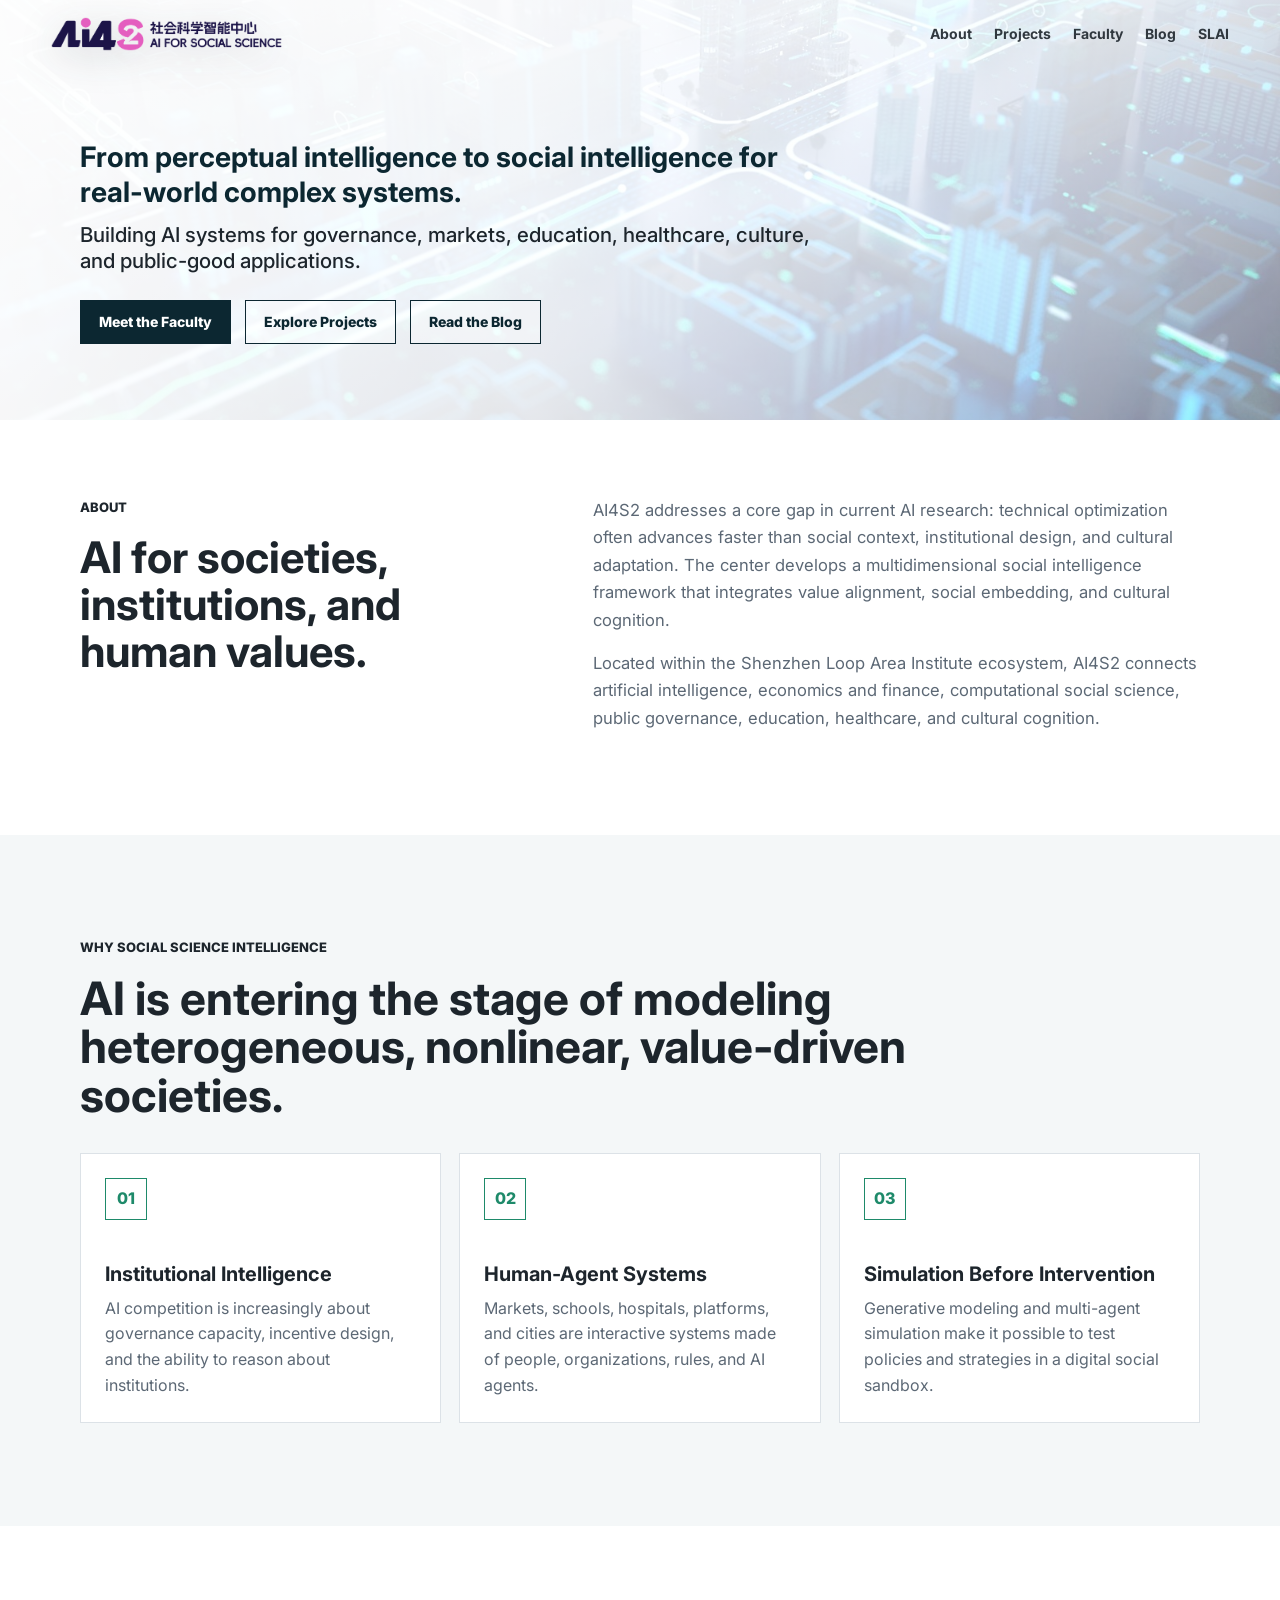
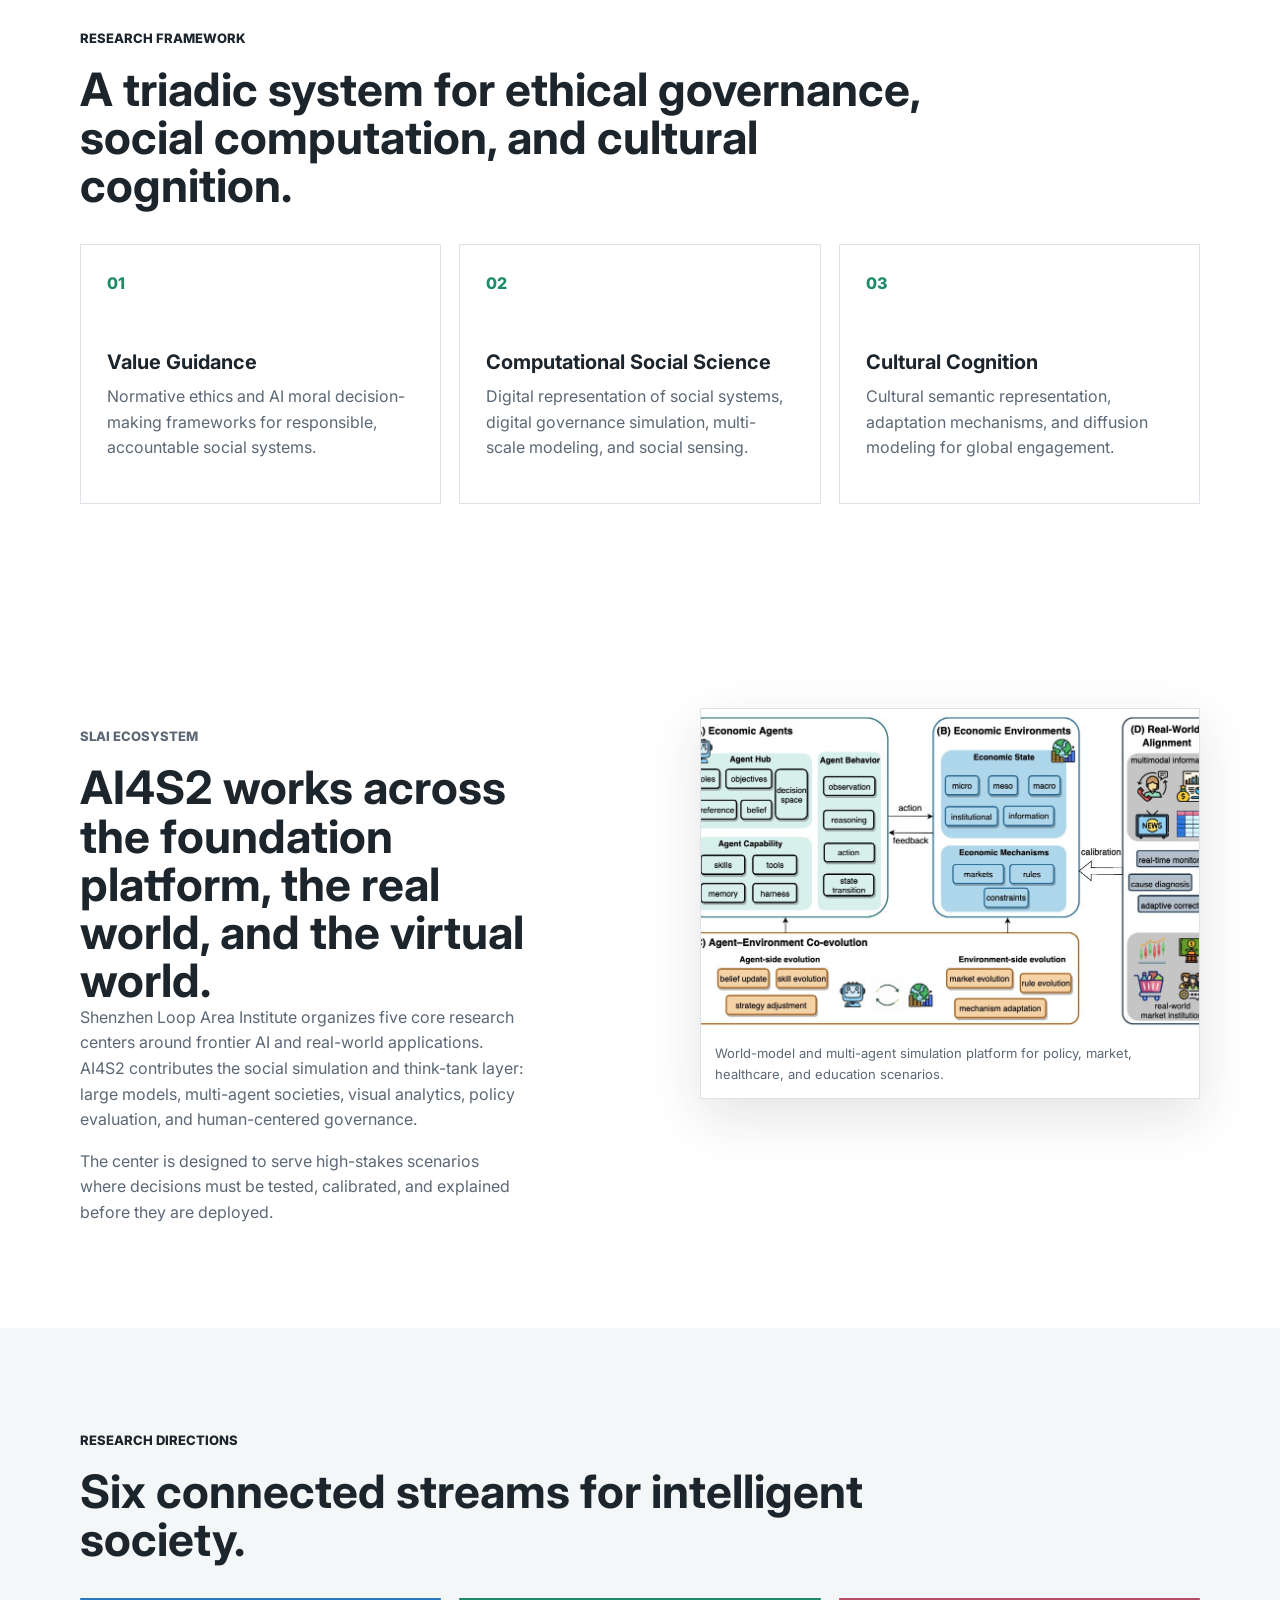
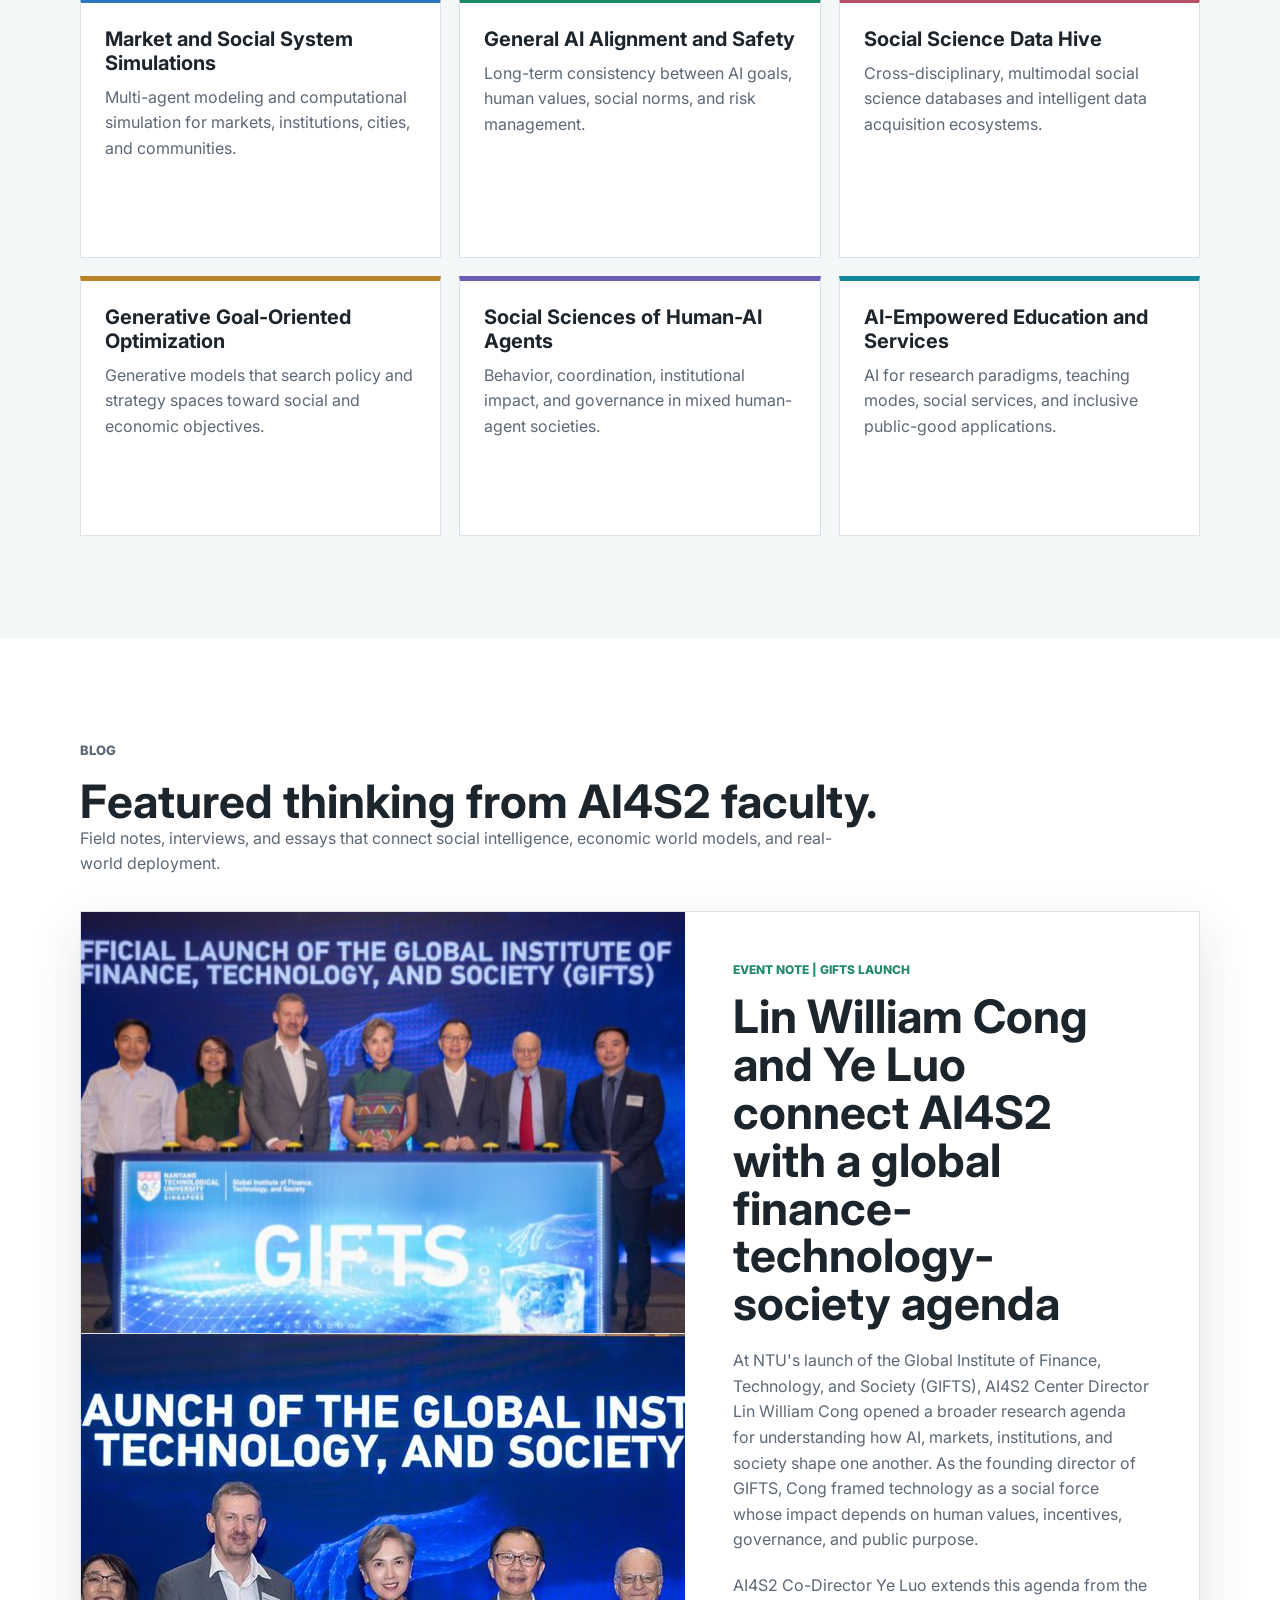
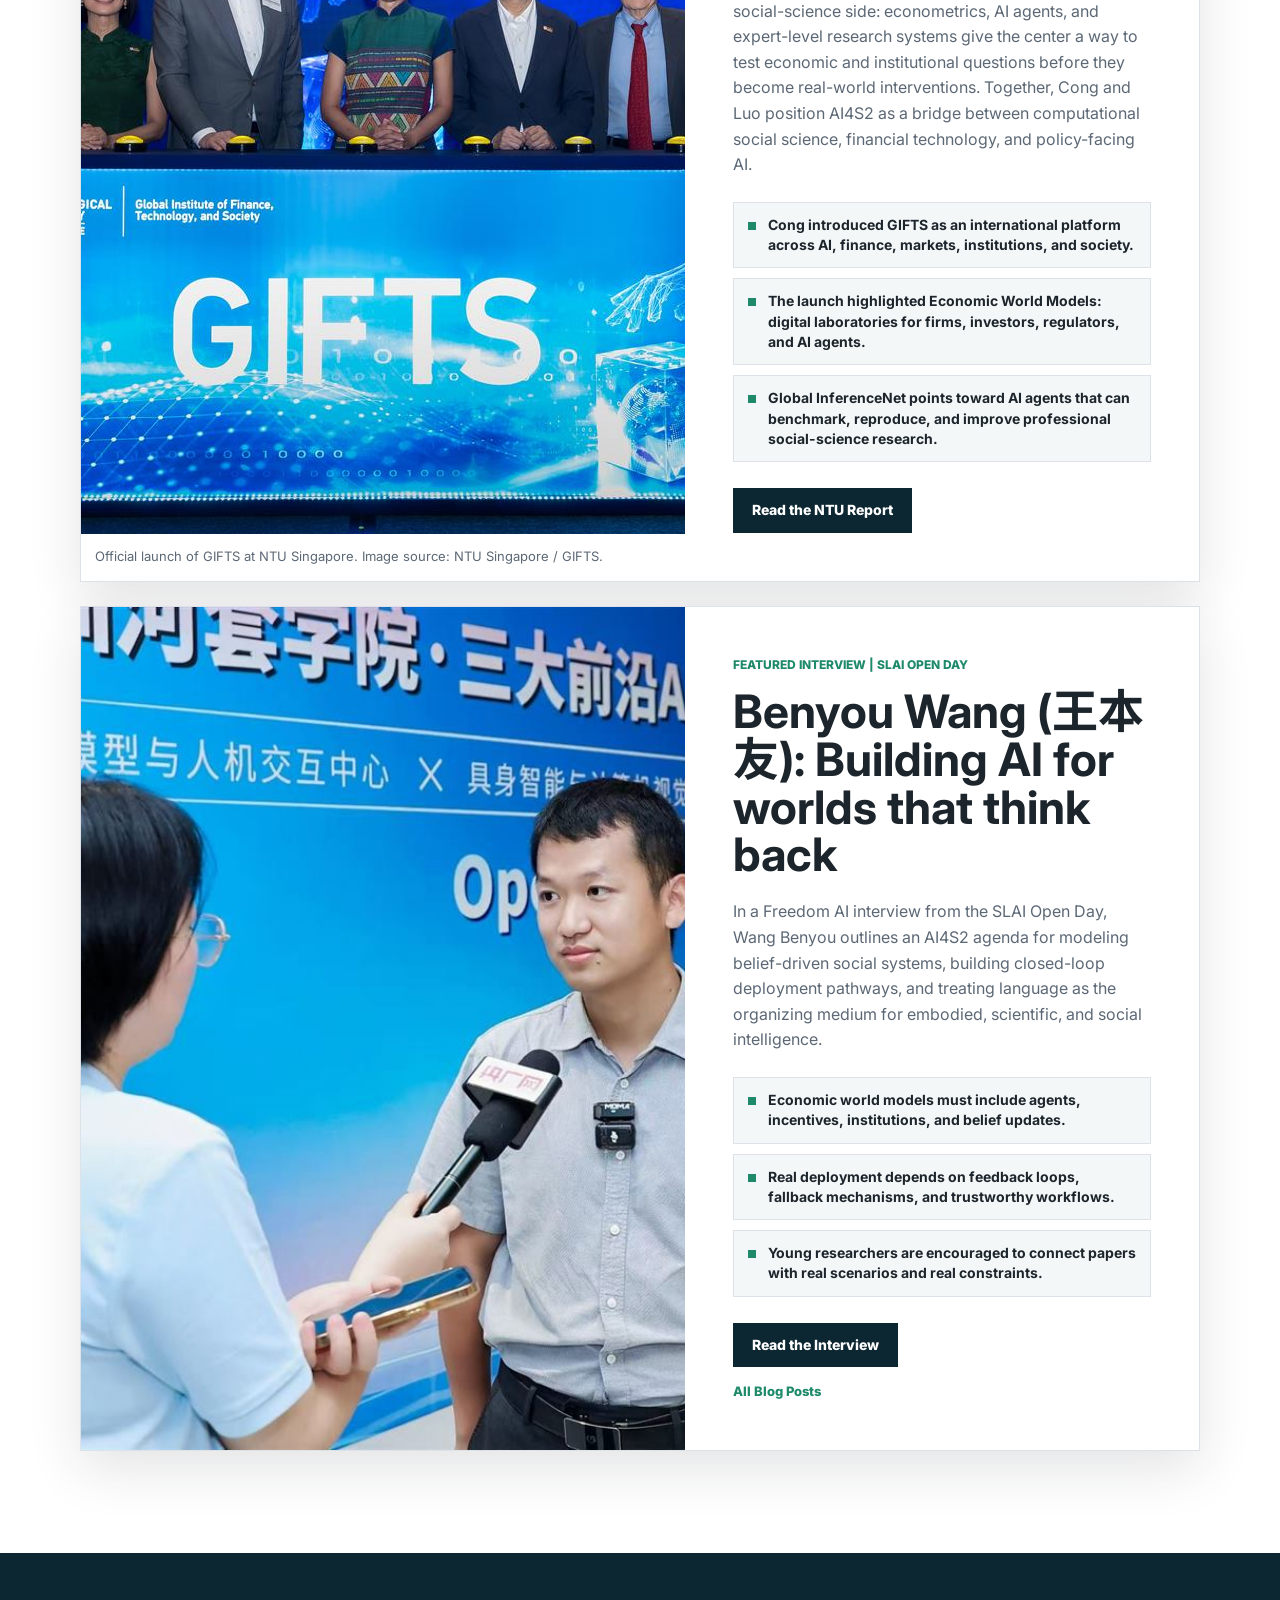
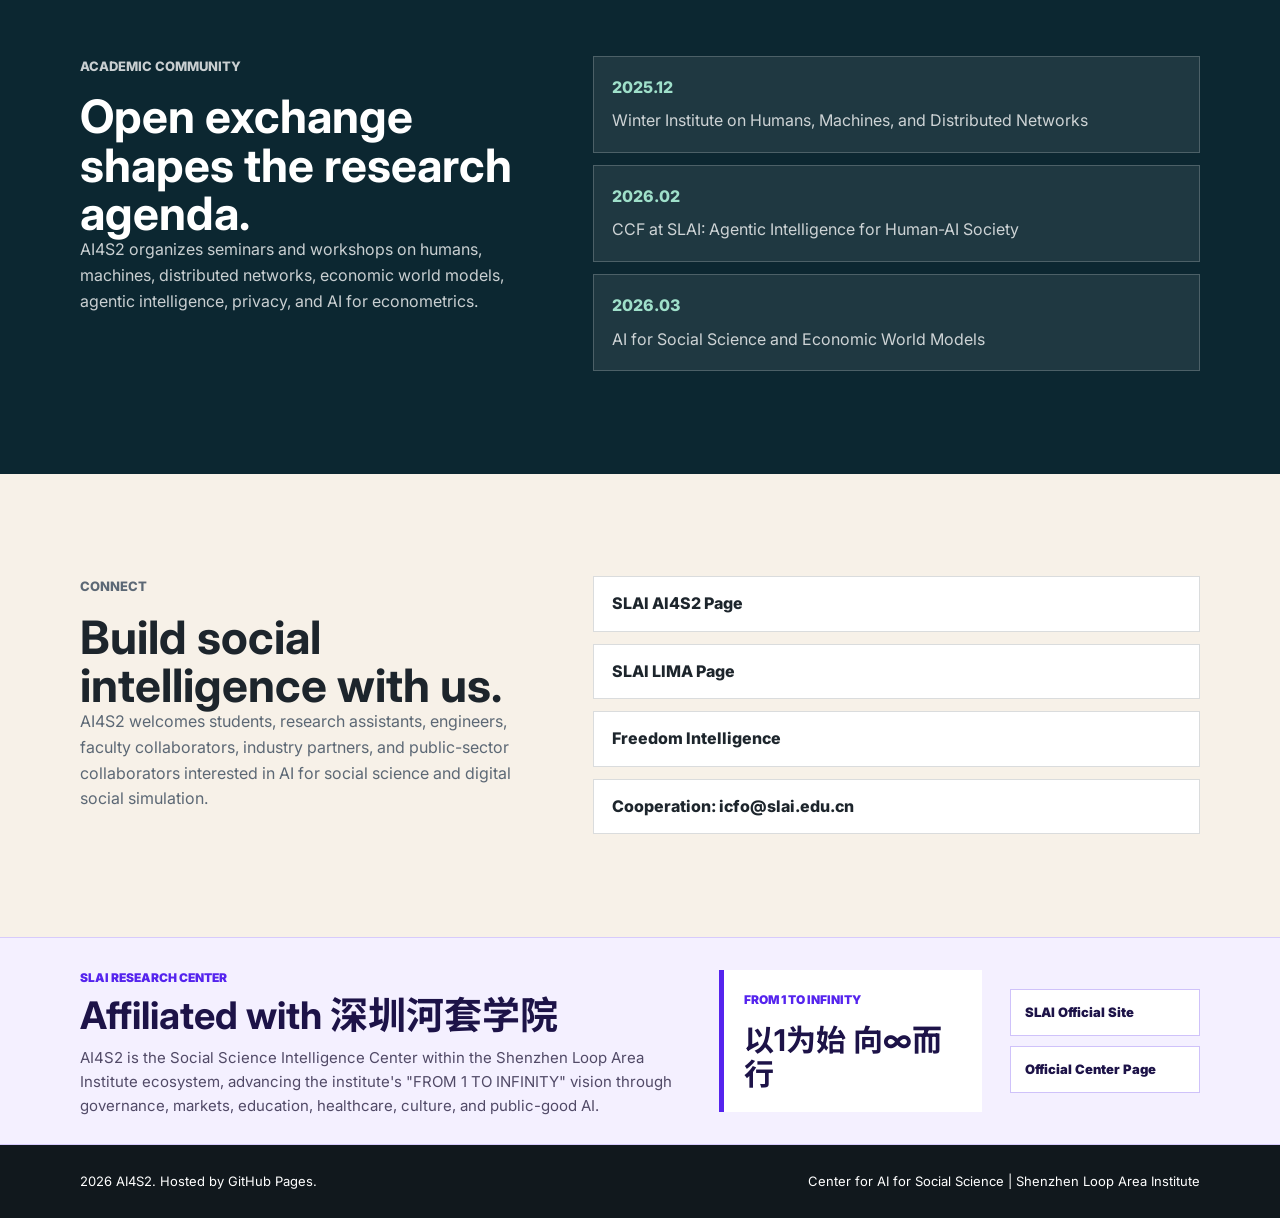
<file: index.html>
<!doctype html>
<html lang="en">
  <head>
    <meta charset="utf-8" />
    <meta name="viewport" content="width=device-width, initial-scale=1" />
    <meta
      name="description"
      content="AI4S2, the Center for AI for Social Science at Shenzhen Loop Area Institute, builds social intelligence systems for governance, markets, education, healthcare, culture, and public-good applications."
    />
    <title>AI4S2 | Center for AI for Social Science</title>
    <link rel="icon" href="./assets/img/ai4s2-favicon-large.png" type="image/png" />
    <link rel="preconnect" href="https://fonts.googleapis.com" />
    <link rel="preconnect" href="https://fonts.gstatic.com" crossorigin />
    <link
      href="https://fonts.googleapis.com/css2?family=Inter:wght@400;500;600;700;800&family=Noto+Sans+SC:wght@400;500;700;800&display=swap"
      rel="stylesheet"
    />
    <link rel="stylesheet" href="./assets/css/styles.css" />
  </head>
  <body>
    <header class="site-header" data-header>
      <a class="brand" href="./" aria-label="AI4S2 home">
        <span class="brand-logo-wrap">
          <img class="brand-logo" src="./assets/img/ai4s2-center-logo.png" alt="" />
        </span>
        <span class="brand-text">
          <span>社会科学智能中心</span>
          <span>AI for Social Science</span>
        </span>
      </a>
      <button class="nav-toggle" type="button" aria-expanded="false" aria-controls="site-nav" data-nav-toggle>
        <span></span>
        <span></span>
        <span></span>
      </button>
      <nav class="site-nav" id="site-nav" data-nav>
        <a href="./#about">About</a>
        <a href="./projects.html">Projects</a>
        <a href="./faculty.html">Faculty</a>
        <a href="./blog/">Blog</a>
        <a href="https://www.slai.edu.cn/" target="_blank" rel="noreferrer">SLAI</a>
      </nav>
    </header>

    <main id="top">
      <section class="hero" aria-label="AI4S2 hero">
        <img class="hero-bg" src="./assets/img/deck02_10.jpg" alt="Social system intelligence visualization" />
        <div class="hero-overlay"></div>
        <div class="hero-content">
          <h1 class="visually-hidden">AI4S2</h1>
          <p class="hero-subtitle">
            From perceptual intelligence to social intelligence for real-world complex systems.
          </p>
          <p class="hero-subtitle cn">
            Building AI systems for governance, markets, education, healthcare, culture, and public-good applications.
          </p>
          <div class="hero-actions">
            <a class="button primary" href="./faculty.html">Meet the Faculty</a>
            <a class="button secondary" href="./projects.html">Explore Projects</a>
            <a class="button secondary" href="./blog/">Read the Blog</a>
          </div>
        </div>
      </section>

      <section class="section intro-band" id="about">
        <div class="section-inner intro-grid">
          <div>
            <p class="section-kicker">About</p>
            <h2>AI for societies, institutions, and human values.</h2>
          </div>
          <div class="intro-copy">
            <p>
              AI4S2 addresses a core gap in current AI research: technical optimization often advances faster than social
              context, institutional design, and cultural adaptation. The center develops a multidimensional social
              intelligence framework that integrates value alignment, social embedding, and cultural cognition.
            </p>
            <p>
              Located within the Shenzhen Loop Area Institute ecosystem, AI4S2 connects artificial intelligence, economics
              and finance, computational social science, public governance, education, healthcare, and cultural cognition.
            </p>
          </div>
        </div>
      </section>

      <section class="section muted">
        <div class="section-inner">
          <div class="section-heading wide">
            <p class="section-kicker">Why Social Science Intelligence</p>
            <h2>AI is entering the stage of modeling heterogeneous, nonlinear, value-driven societies.</h2>
          </div>
          <div class="insight-grid">
            <article class="insight-card">
              <span>01</span>
              <h3>Institutional Intelligence</h3>
              <p>AI competition is increasingly about governance capacity, incentive design, and the ability to reason about institutions.</p>
            </article>
            <article class="insight-card">
              <span>02</span>
              <h3>Human-Agent Systems</h3>
              <p>Markets, schools, hospitals, platforms, and cities are interactive systems made of people, organizations, rules, and AI agents.</p>
            </article>
            <article class="insight-card">
              <span>03</span>
              <h3>Simulation Before Intervention</h3>
              <p>Generative modeling and multi-agent simulation make it possible to test policies and strategies in a digital social sandbox.</p>
            </article>
          </div>
        </div>
      </section>

      <section class="section" id="framework">
        <div class="section-inner">
          <div class="section-heading wide">
            <p class="section-kicker">Research Framework</p>
            <h2>A triadic system for ethical governance, social computation, and cultural cognition.</h2>
          </div>
          <div class="framework">
            <article class="framework-panel">
              <span class="panel-number">01</span>
              <h3>Value Guidance</h3>
              <p>Normative ethics and AI moral decision-making frameworks for responsible, accountable social systems.</p>
            </article>
            <article class="framework-panel">
              <span class="panel-number">02</span>
              <h3>Computational Social Science</h3>
              <p>Digital representation of social systems, digital governance simulation, multi-scale modeling, and social sensing.</p>
            </article>
            <article class="framework-panel">
              <span class="panel-number">03</span>
              <h3>Cultural Cognition</h3>
              <p>Cultural semantic representation, adaptation mechanisms, and diffusion modeling for global engagement.</p>
            </article>
          </div>
        </div>
      </section>

      <section class="section visual-split">
        <div class="section-inner split-grid">
          <div class="visual-copy">
            <p class="section-kicker">SLAI Ecosystem</p>
            <h2>AI4S2 works across the foundation platform, the real world, and the virtual world.</h2>
            <p>
              Shenzhen Loop Area Institute organizes five core research centers around frontier AI and real-world
              applications. AI4S2 contributes the social simulation and think-tank layer: large models, multi-agent
              societies, visual analytics, policy evaluation, and human-centered governance.
            </p>
            <p>
              The center is designed to serve high-stakes scenarios where decisions must be tested, calibrated, and
              explained before they are deployed.
            </p>
          </div>
          <figure class="media-frame">
            <img src="./assets/img/deck01_24.jpg" alt="Social simulation platform architecture" />
            <figcaption>World-model and multi-agent simulation platform for policy, market, healthcare, and education scenarios.</figcaption>
          </figure>
        </div>
      </section>

      <section class="section muted" id="directions">
        <div class="section-inner">
          <div class="section-heading wide">
            <p class="section-kicker">Research Directions</p>
            <h2>Six connected streams for intelligent society.</h2>
          </div>
          <div class="direction-grid">
            <article class="direction-card accent-blue">
              <h3>Market and Social System Simulations</h3>
              <p>Multi-agent modeling and computational simulation for markets, institutions, cities, and communities.</p>
            </article>
            <article class="direction-card accent-green">
              <h3>General AI Alignment and Safety</h3>
              <p>Long-term consistency between AI goals, human values, social norms, and risk management.</p>
            </article>
            <article class="direction-card accent-rose">
              <h3>Social Science Data Hive</h3>
              <p>Cross-disciplinary, multimodal social science databases and intelligent data acquisition ecosystems.</p>
            </article>
            <article class="direction-card accent-gold">
              <h3>Generative Goal-Oriented Optimization</h3>
              <p>Generative models that search policy and strategy spaces toward social and economic objectives.</p>
            </article>
            <article class="direction-card accent-violet">
              <h3>Social Sciences of Human-AI Agents</h3>
              <p>Behavior, coordination, institutional impact, and governance in mixed human-agent societies.</p>
            </article>
            <article class="direction-card accent-cyan">
              <h3>AI-Empowered Education and Services</h3>
              <p>AI for research paradigms, teaching modes, social services, and inclusive public-good applications.</p>
            </article>
          </div>
        </div>
      </section>



      <section class="section blog-section" id="blog">
        <div class="section-inner">
          <div class="section-heading wide">
            <p class="section-kicker">Blog</p>
            <h2>Featured thinking from AI4S2 faculty.</h2>
            <p>
              Field notes, interviews, and essays that connect social intelligence, economic world models, and
              real-world deployment.
            </p>
          </div>
          <div class="blog-stack">
          <article class="blog-feature">
            <div class="blog-media">
              <a
                class="blog-image"
                href="https://www.ntu.edu.sg/gifts/events-and-programmes/news/detail/launch-of-the-global-institute-of-finance--technology--and-society-gifts"
                target="_blank"
                rel="noreferrer"
                aria-label="Read the NTU report on the launch of GIFTS"
              >
                <img
                  src="./assets/img/gifts-launch-cover.jpg"
                  alt="Launch of the Global Institute of Finance, Technology, and Society"
                  width="720"
                  height="432"
                  loading="lazy"
                  decoding="async"
                />
              </a>
              <figure class="blog-inline-photo">
                <img
                  src="./assets/img/gifts-official-launch.jpg"
                  alt="Official launch ceremony of the Global Institute of Finance, Technology, and Society"
                  width="1200"
                  height="800"
                  loading="lazy"
                  decoding="async"
                />
                <figcaption>Official launch of GIFTS at NTU Singapore. Image source: NTU Singapore / GIFTS.</figcaption>
              </figure>
            </div>
            <div class="blog-content">
              <span class="blog-label">Event Note | GIFTS Launch</span>
              <h3>
                <a
                  href="https://www.ntu.edu.sg/gifts/events-and-programmes/news/detail/launch-of-the-global-institute-of-finance--technology--and-society-gifts"
                  target="_blank"
                  rel="noreferrer"
                >
                  Lin William Cong and Ye Luo connect AI4S2 with a global finance-technology-society agenda
                </a>
              </h3>
              <p>
                At NTU's launch of the Global Institute of Finance, Technology, and Society (GIFTS), AI4S2 Center
                Director Lin William Cong opened a broader research agenda for understanding how AI, markets,
                institutions, and society shape one another. As the founding director of GIFTS, Cong framed technology
                as a social force whose impact depends on human values, incentives, governance, and public purpose.
              </p>
              <p>
                AI4S2 Co-Director Ye Luo extends this agenda from the social-science side: econometrics, AI agents, and
                expert-level research systems give the center a way to test economic and institutional questions before
                they become real-world interventions. Together, Cong and Luo position AI4S2 as a bridge between
                computational social science, financial technology, and policy-facing AI.
              </p>
              <div class="blog-points" aria-label="GIFTS launch themes">
                <span>Cong introduced GIFTS as an international platform across AI, finance, markets, institutions, and society.</span>
                <span>The launch highlighted Economic World Models: digital laboratories for firms, investors, regulators, and AI agents.</span>
                <span>Global InferenceNet points toward AI agents that can benchmark, reproduce, and improve professional social-science research.</span>
              </div>
              <a
                class="button blog-link"
                href="https://www.ntu.edu.sg/gifts/events-and-programmes/news/detail/launch-of-the-global-institute-of-finance--technology--and-society-gifts"
                target="_blank"
                rel="noreferrer"
              >
                Read the NTU Report
              </a>
            </div>
          </article>
          <article class="blog-feature">
            <a
              class="blog-image"
              href="./blog/2026/slai-open-day-interview/"
              aria-label="Read the SLAI Open Day interview with Benyou Wang"
            >
              <img
                src="./assets/img/benyou-wang-slai-open-day.jpg"
                alt="Benyou Wang interviewed at the Shenzhen Loop Area Institute Open Day"
                width="1200"
                height="800"
                loading="lazy"
                decoding="async"
              />
            </a>
            <div class="blog-content">
              <span class="blog-label">Featured Interview | SLAI Open Day</span>
              <h3>
                <a href="./blog/2026/slai-open-day-interview/">
                  Benyou Wang (&#29579;&#26412;&#21451;): Building AI for worlds that think back
                </a>
              </h3>
              <p>
                In a Freedom AI interview from the SLAI Open Day, Wang Benyou outlines an AI4S2 agenda for modeling
                belief-driven social systems, building closed-loop deployment pathways, and treating language as the
                organizing medium for embodied, scientific, and social intelligence.
              </p>
              <div class="blog-points" aria-label="Interview themes">
                <span>Economic world models must include agents, incentives, institutions, and belief updates.</span>
                <span>Real deployment depends on feedback loops, fallback mechanisms, and trustworthy workflows.</span>
                <span>Young researchers are encouraged to connect papers with real scenarios and real constraints.</span>
              </div>
              <a
                class="button blog-link"
                href="./blog/2026/slai-open-day-interview/"
              >
                Read the Interview
              </a>
              <a class="blog-index-link" href="./blog/">All Blog Posts</a>
            </div>
          </article>
          </div>
        </div>
      </section>

      <section class="section evidence">
        <div class="section-inner evidence-grid">
          <div>
            <p class="section-kicker">Academic Community</p>
            <h2>Open exchange shapes the research agenda.</h2>
            <p>
              AI4S2 organizes seminars and workshops on humans, machines, distributed networks, economic world models,
              agentic intelligence, privacy, and AI for econometrics.
            </p>
          </div>
          <div class="timeline">
            <div>
              <time>2025.12</time>
              <p>Winter Institute on Humans, Machines, and Distributed Networks</p>
            </div>
            <div>
              <time>2026.02</time>
              <p>CCF at SLAI: Agentic Intelligence for Human-AI Society</p>
            </div>
            <div>
              <time>2026.03</time>
              <p>AI for Social Science and Economic World Models</p>
            </div>
          </div>
        </div>
      </section>

      <section class="section contact-section" id="contact">
        <div class="section-inner contact-grid">
          <div>
            <p class="section-kicker">Connect</p>
            <h2>Build social intelligence with us.</h2>
            <p>
              AI4S2 welcomes students, research assistants, engineers, faculty collaborators, industry partners, and
              public-sector collaborators interested in AI for social science and digital social simulation.
            </p>
          </div>
          <div class="contact-links">
            <a href="https://www.slai.edu.cn/en/node/378" target="_blank" rel="noreferrer">SLAI AI4S2 Page</a>
            <a href="https://www.slai.edu.cn/en/node/379" target="_blank" rel="noreferrer">SLAI LIMA Page</a>
            <a href="https://freedomintelligence.github.io/" target="_blank" rel="noreferrer">Freedom Intelligence</a>
            <a href="mailto:icfo@slai.edu.cn">Cooperation: icfo@slai.edu.cn</a>
          </div>
        </div>
      </section>

      <section class="slai-band" aria-label="SLAI affiliation">
        <div class="section-inner slai-band-inner">
          <div class="slai-identity">
            <span class="slai-tag">SLAI Research Center</span>
            <h2>Affiliated with 深圳河套学院</h2>
            <p>
              AI4S2 is the Social Science Intelligence Center within the Shenzhen Loop Area Institute ecosystem,
              advancing the institute's "FROM 1 TO INFINITY" vision through governance, markets, education,
              healthcare, culture, and public-good AI.
            </p>
          </div>
          <div class="slai-motto" aria-label="SLAI motto">
            <span>FROM 1 TO INFINITY</span>
            <strong>以1为始 向∞而行</strong>
          </div>
          <div class="slai-links" aria-label="SLAI links">
            <a href="https://www.slai.edu.cn/" target="_blank" rel="noreferrer">SLAI Official Site</a>
            <a href="https://www.slai.edu.cn/zh-hans/node/378" target="_blank" rel="noreferrer">Official Center Page</a>
          </div>
        </div>
      </section>
    </main>

    <footer class="site-footer">
      <div class="section-inner footer-inner">
        <span>2026 AI4S2. Hosted by GitHub Pages.</span>
        <span>Center for AI for Social Science | Shenzhen Loop Area Institute</span>
      </div>
    </footer>

    <script src="./assets/js/main.js"></script>
  </body>
</html>
</file>
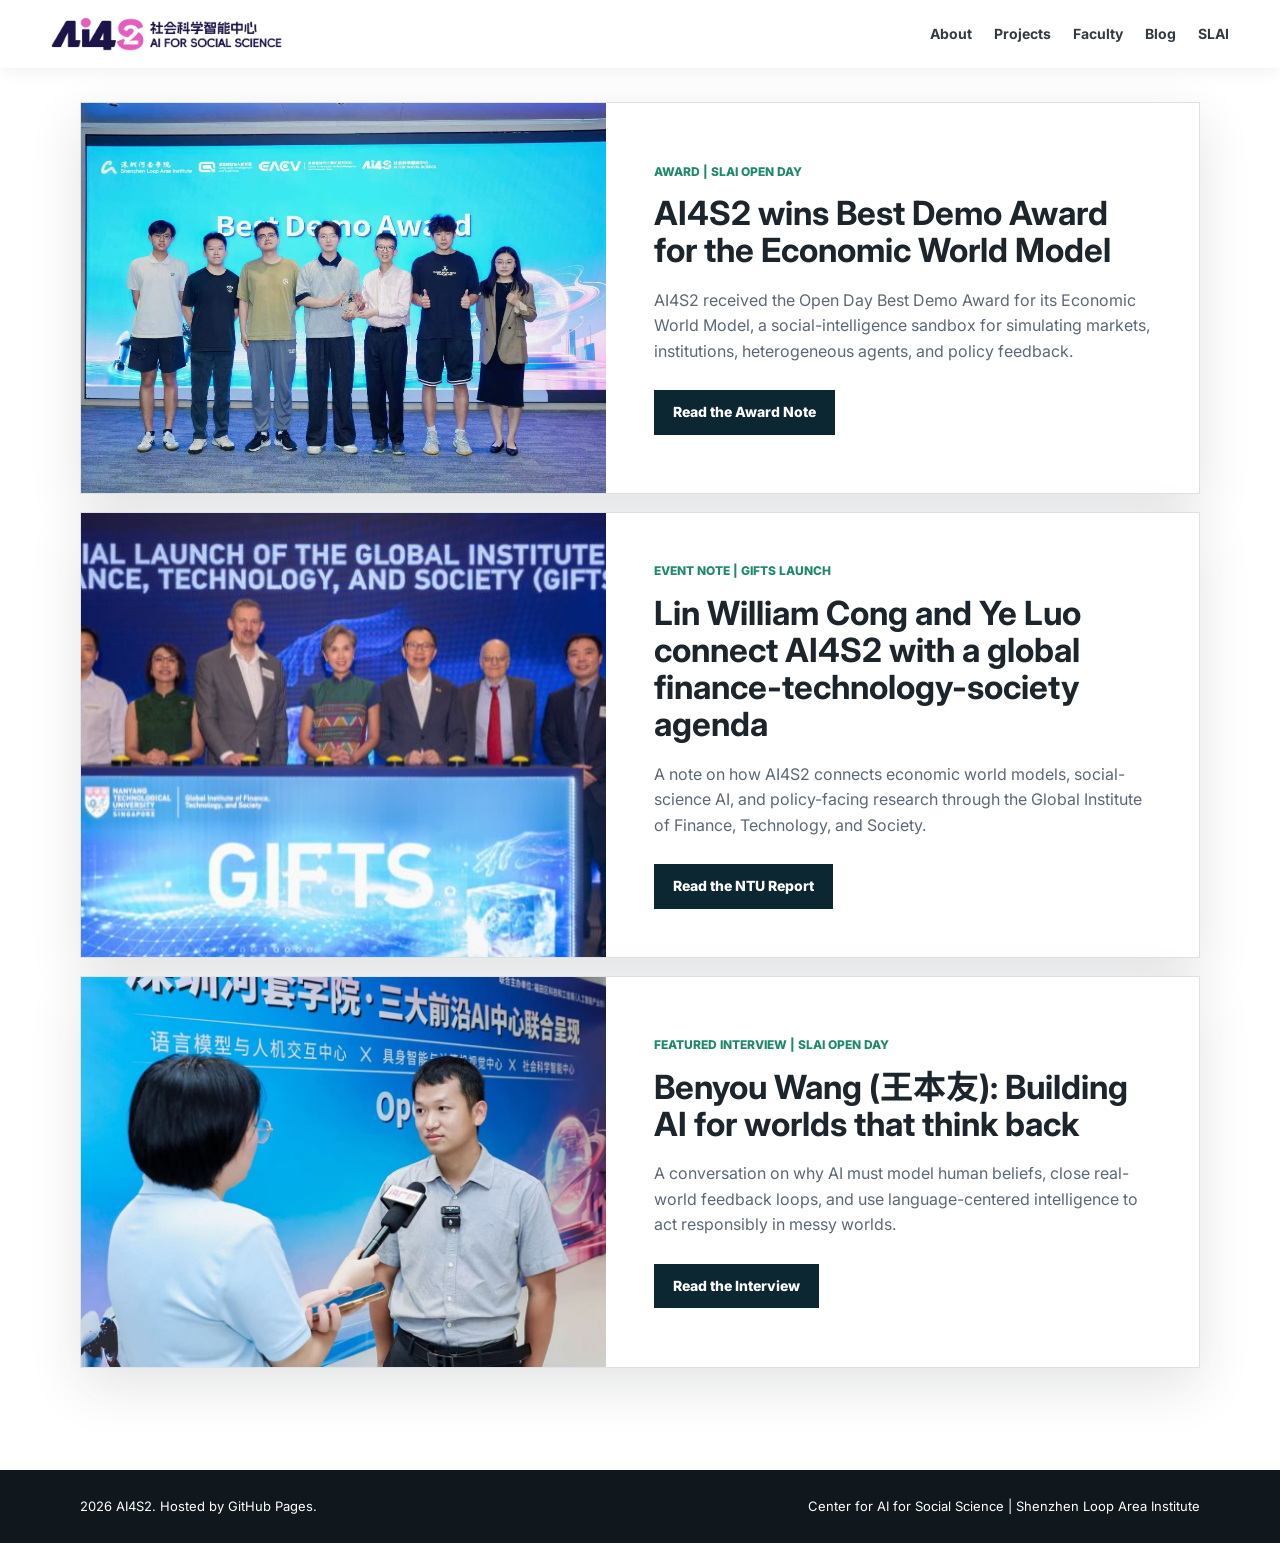
<file: blog/index.html>
<!doctype html>
<html lang="en">
  <head>
    <meta charset="utf-8" />
    <meta name="viewport" content="width=device-width, initial-scale=1" />
    <meta
      name="description"
      content="AI4S2 blog posts, interviews, and essays on social intelligence, economic world models, language-centered AI, and real-world deployment."
    />
    <title>Blog | AI4S2</title>
    <link rel="icon" href="../assets/img/ai4s2-favicon-large.png" type="image/png" />
    <link rel="preconnect" href="https://fonts.googleapis.com" />
    <link rel="preconnect" href="https://fonts.gstatic.com" crossorigin />
    <link
      href="https://fonts.googleapis.com/css2?family=Inter:wght@400;500;600;700;800&family=Noto+Sans+SC:wght@400;500;700;800&display=swap"
      rel="stylesheet"
    />
    <link rel="stylesheet" href="../assets/css/styles.css" />
  </head>
  <body class="subpage">
    <header class="site-header" data-header>
      <a class="brand" href="../" aria-label="AI4S2 home">
        <span class="brand-logo-wrap">
          <img class="brand-logo" src="../assets/img/ai4s2-center-logo.png" alt="" />
        </span>
        <span class="brand-text">
          <span>&#31038;&#20250;&#31185;&#23398;&#26234;&#33021;&#20013;&#24515;</span>
          <span>AI for Social Science</span>
        </span>
      </a>
      <button class="nav-toggle" type="button" aria-expanded="false" aria-controls="site-nav" data-nav-toggle>
        <span></span>
        <span></span>
        <span></span>
      </button>
      <nav class="site-nav" id="site-nav" data-nav>
        <a href="../#about">About</a>
        <a href="../projects.html">Projects</a>
        <a href="../faculty.html">Faculty</a>
        <a href="./">Blog</a>
        <a href="https://www.slai.edu.cn/" target="_blank" rel="noreferrer">SLAI</a>
      </nav>
    </header>

    <main id="top">
      <section class="section">
        <div class="section-inner">
          <div class="blog-list-grid">
            <article class="blog-list-card">
              <a class="blog-list-image" href="./2026/best-demo-award-economic-world-model/">
                <img
                  src="../assets/img/ai4s2-best-demo-award-economic-world-model.jpg"
                  alt="AI4S2 team receiving the Best Demo Award for the Economic World Model"
                  width="2113"
                  height="1440"
                  loading="lazy"
                  decoding="async"
                />
              </a>
              <div class="blog-list-copy">
                <span class="blog-label">Award | SLAI Open Day</span>
                <h2>
                  <a href="./2026/best-demo-award-economic-world-model/">
                    AI4S2 wins Best Demo Award for the Economic World Model
                  </a>
                </h2>
                <p>
                  AI4S2 received the Open Day Best Demo Award for its Economic World Model, a social-intelligence
                  sandbox for simulating markets, institutions, heterogeneous agents, and policy feedback.
                </p>
                <a class="button blog-link" href="./2026/best-demo-award-economic-world-model/">Read the Award Note</a>
              </div>
            </article>
            <article class="blog-list-card">
              <a
                class="blog-list-image"
                href="https://www.ntu.edu.sg/gifts/events-and-programmes/news/detail/launch-of-the-global-institute-of-finance--technology--and-society-gifts"
                target="_blank"
                rel="noreferrer"
              >
                <img
                  src="../assets/img/gifts-launch-cover.jpg"
                  alt="Launch of the Global Institute of Finance, Technology, and Society"
                  loading="lazy"
                  decoding="async"
                />
              </a>
              <div class="blog-list-copy">
                <span class="blog-label">Event Note | GIFTS Launch</span>
                <h2>
                  <a
                    href="https://www.ntu.edu.sg/gifts/events-and-programmes/news/detail/launch-of-the-global-institute-of-finance--technology--and-society-gifts"
                    target="_blank"
                    rel="noreferrer"
                  >
                    Lin William Cong and Ye Luo connect AI4S2 with a global finance-technology-society agenda
                  </a>
                </h2>
                <p>
                  A note on how AI4S2 connects economic world models, social-science AI, and policy-facing research
                  through the Global Institute of Finance, Technology, and Society.
                </p>
                <a
                  class="button blog-link"
                  href="https://www.ntu.edu.sg/gifts/events-and-programmes/news/detail/launch-of-the-global-institute-of-finance--technology--and-society-gifts"
                  target="_blank"
                  rel="noreferrer"
                >
                  Read the NTU Report
                </a>
              </div>
            </article>
            <article class="blog-list-card">
              <a class="blog-list-image" href="./2026/slai-open-day-interview/">
                <img
                  src="../assets/img/benyou-wang-slai-open-day.jpg"
                  alt="Benyou Wang interviewed at the Shenzhen Loop Area Institute Open Day"
                  loading="lazy"
                  decoding="async"
                />
              </a>
              <div class="blog-list-copy">
                <span class="blog-label">Featured Interview | SLAI Open Day</span>
                <h2>
                  <a href="./2026/slai-open-day-interview/">
                    Benyou Wang (&#29579;&#26412;&#21451;): Building AI for worlds that think back
                  </a>
                </h2>
                <p>
                  A conversation on why AI must model human beliefs, close real-world feedback loops, and use
                  language-centered intelligence to act responsibly in messy worlds.
                </p>
                <a class="button blog-link" href="./2026/slai-open-day-interview/">Read the Interview</a>
              </div>
            </article>
          </div>
        </div>
      </section>
    </main>

    <footer class="site-footer">
      <div class="section-inner footer-inner">
        <span>2026 AI4S2. Hosted by GitHub Pages.</span>
        <span>Center for AI for Social Science | Shenzhen Loop Area Institute</span>
      </div>
    </footer>

    <script src="../assets/js/main.js"></script>
  </body>
</html>
</file>
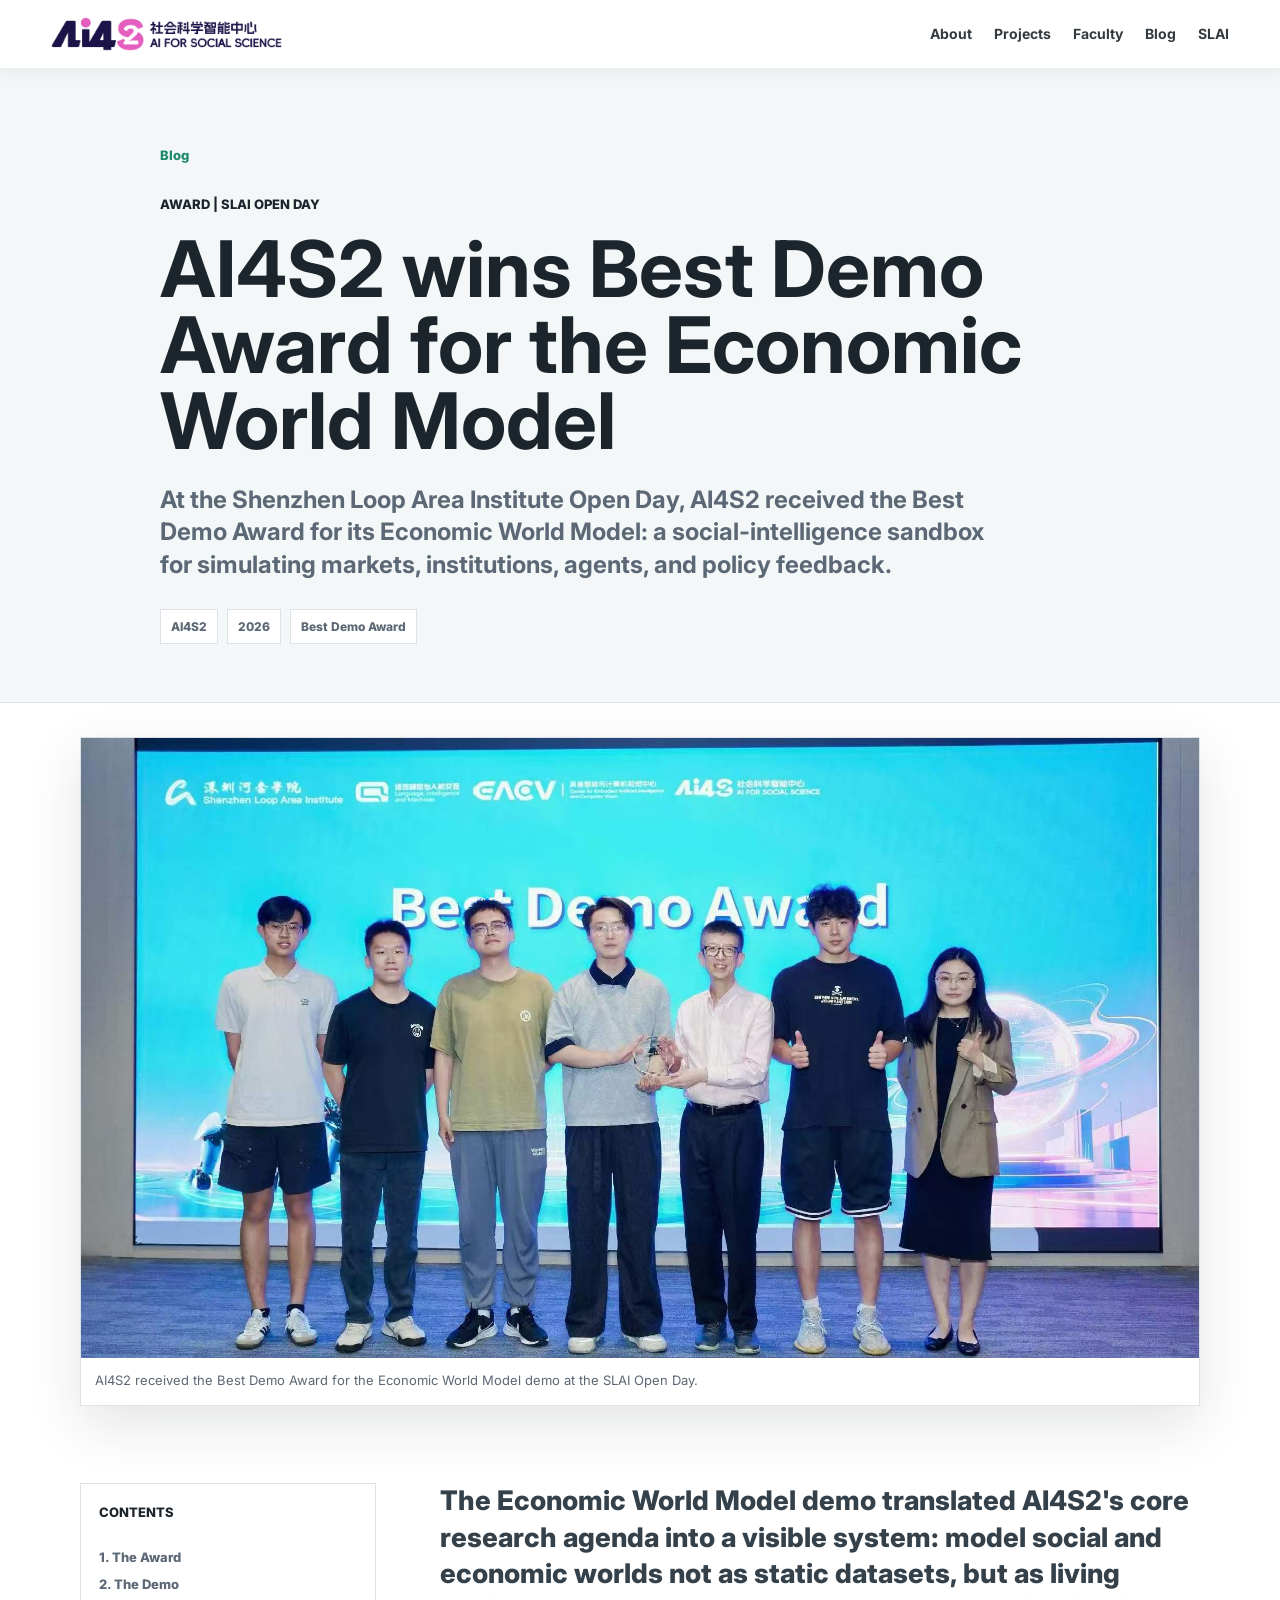
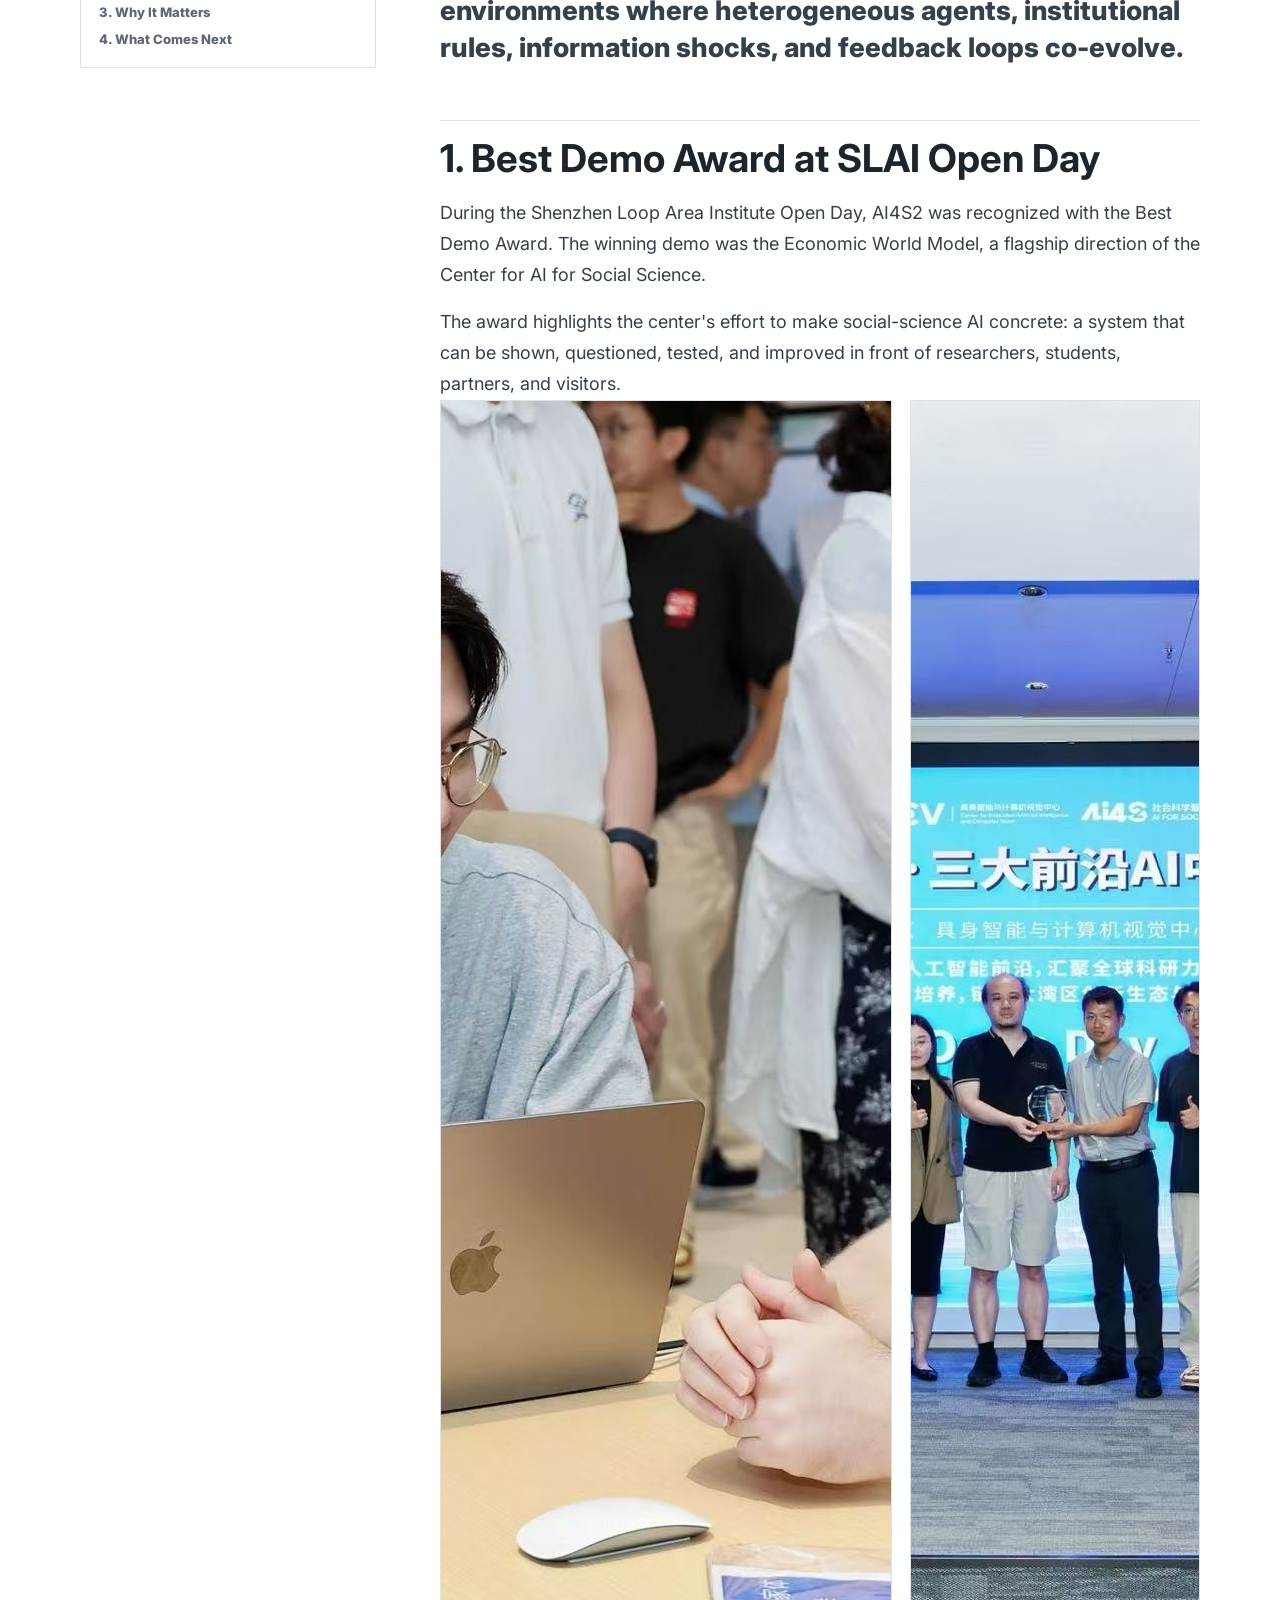
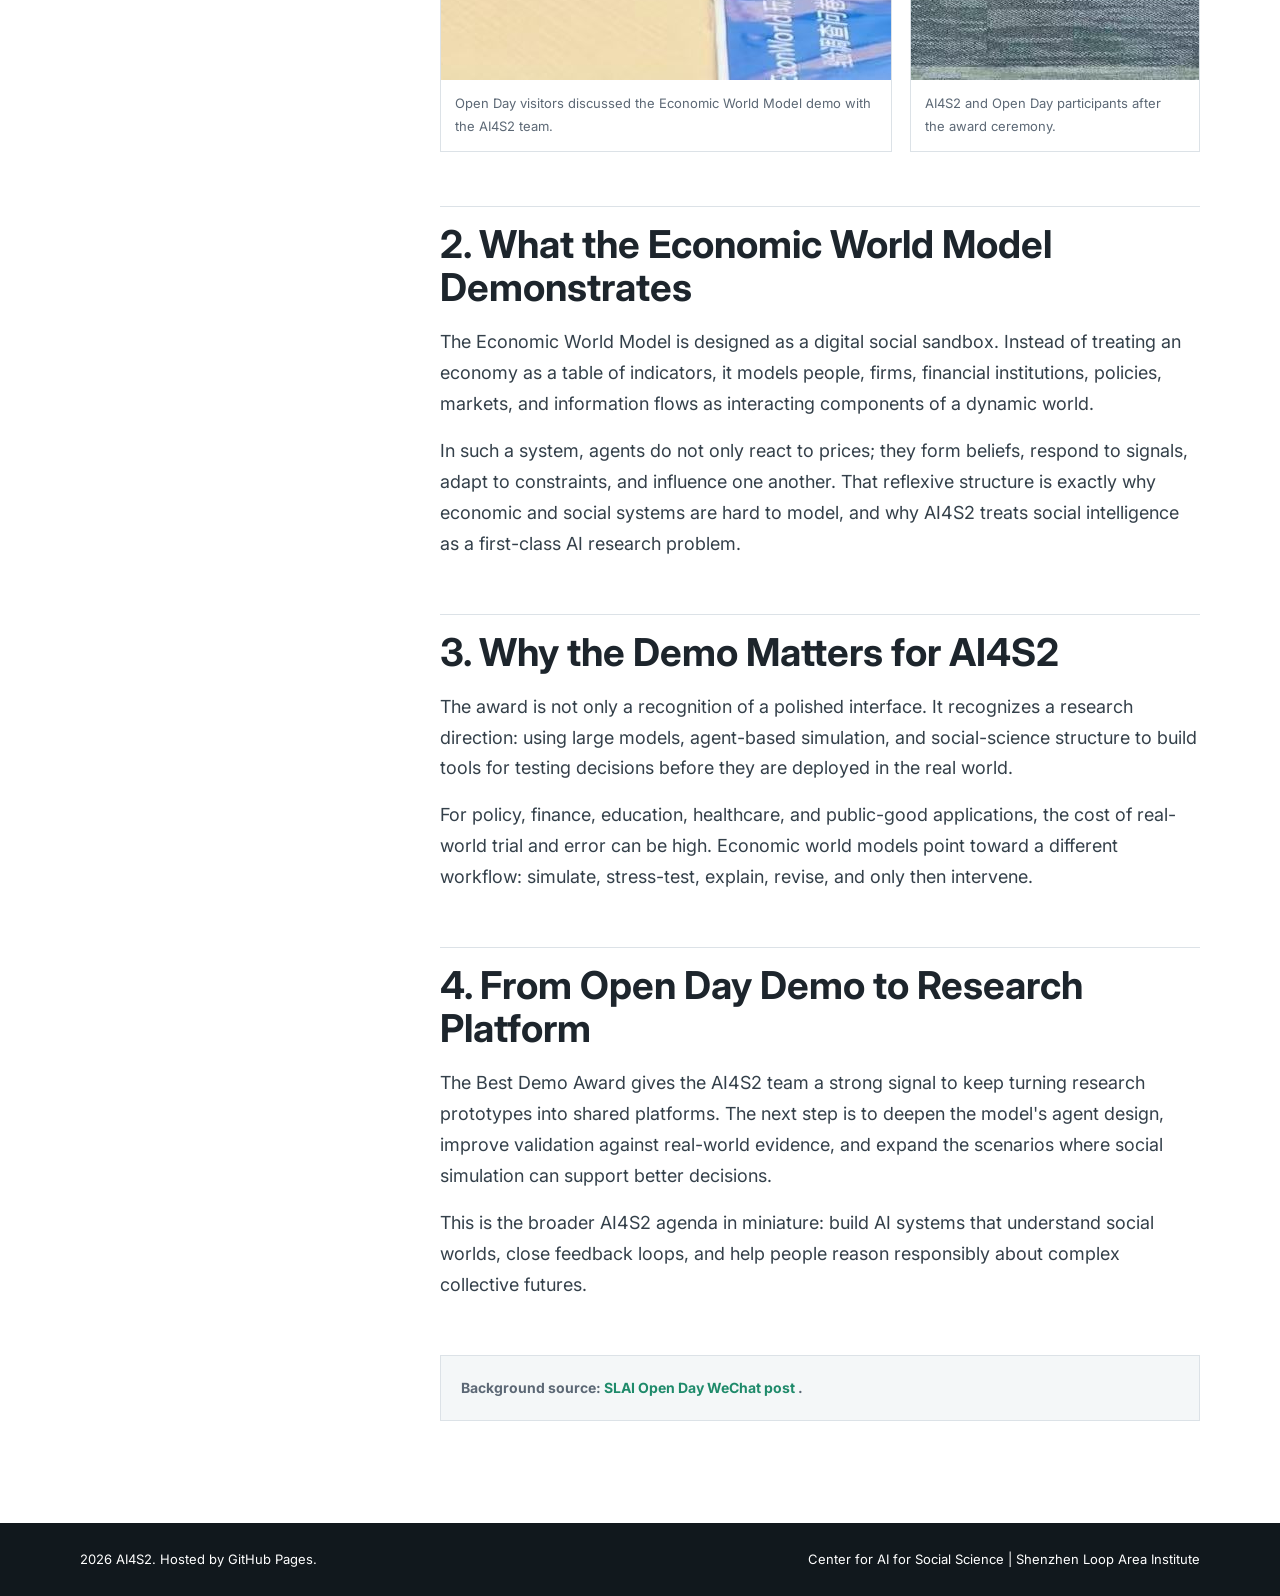
<file: blog/2026/best-demo-award-economic-world-model/index.html>
<!doctype html>
<html lang="en">
  <head>
    <meta charset="utf-8" />
    <meta name="viewport" content="width=device-width, initial-scale=1" />
    <meta
      name="description"
      content="AI4S2 won the Best Demo Award at the SLAI Open Day for its Economic World Model demo."
    />
    <title>AI4S2 wins Best Demo Award | AI4S2 Blog</title>
    <link rel="icon" href="../../../assets/img/ai4s2-favicon-large.png" type="image/png" />
    <link rel="preconnect" href="https://fonts.googleapis.com" />
    <link rel="preconnect" href="https://fonts.gstatic.com" crossorigin />
    <link
      href="https://fonts.googleapis.com/css2?family=Inter:wght@400;500;600;700;800&family=Noto+Sans+SC:wght@400;500;700;800&display=swap"
      rel="stylesheet"
    />
    <link rel="stylesheet" href="../../../assets/css/styles.css" />
  </head>
  <body class="subpage article-page">
    <header class="site-header" data-header>
      <a class="brand" href="../../../" aria-label="AI4S2 home">
        <span class="brand-logo-wrap">
          <img class="brand-logo" src="../../../assets/img/ai4s2-center-logo.png" alt="" />
        </span>
        <span class="brand-text">
          <span>&#31038;&#20250;&#31185;&#23398;&#26234;&#33021;&#20013;&#24515;</span>
          <span>AI for Social Science</span>
        </span>
      </a>
      <button class="nav-toggle" type="button" aria-expanded="false" aria-controls="site-nav" data-nav-toggle>
        <span></span>
        <span></span>
        <span></span>
      </button>
      <nav class="site-nav" id="site-nav" data-nav>
        <a href="../../../#about">About</a>
        <a href="../../../projects.html">Projects</a>
        <a href="../../../faculty.html">Faculty</a>
        <a href="../../">Blog</a>
        <a href="https://www.slai.edu.cn/" target="_blank" rel="noreferrer">SLAI</a>
      </nav>
    </header>

    <main id="top">
      <article>
        <header class="article-hero">
          <div class="section-inner article-hero-inner">
            <a class="article-back" href="../../">Blog</a>
            <p class="section-kicker">Award | SLAI Open Day</p>
            <h1>AI4S2 wins Best Demo Award for the Economic World Model</h1>
            <p class="article-deck">
              At the Shenzhen Loop Area Institute Open Day, AI4S2 received the Best Demo Award for its Economic World
              Model: a social-intelligence sandbox for simulating markets, institutions, agents, and policy feedback.
            </p>
            <div class="article-meta">
              <span>AI4S2</span>
              <span>2026</span>
              <span>Best Demo Award</span>
            </div>
          </div>
        </header>

        <figure class="article-cover">
          <img
            src="../../../assets/img/ai4s2-best-demo-award-economic-world-model.jpg"
            alt="AI4S2 team receiving the Best Demo Award for the Economic World Model"
            width="2113"
            height="1440"
          />
          <figcaption>AI4S2 received the Best Demo Award for the Economic World Model demo at the SLAI Open Day.</figcaption>
        </figure>

        <div class="section article-section">
          <div class="section-inner article-layout">
            <aside class="article-toc" aria-label="Article contents">
              <p class="section-kicker">Contents</p>
              <a href="#award">1. The Award</a>
              <a href="#demo">2. The Demo</a>
              <a href="#why-it-matters">3. Why It Matters</a>
              <a href="#next">4. What Comes Next</a>
            </aside>

            <div class="article-body">
              <p class="article-lede">
                The Economic World Model demo translated AI4S2's core research agenda into a visible system: model
                social and economic worlds not as static datasets, but as living environments where heterogeneous agents,
                institutional rules, information shocks, and feedback loops co-evolve.
              </p>

              <h2 id="award">1. Best Demo Award at SLAI Open Day</h2>
              <p>
                During the Shenzhen Loop Area Institute Open Day, AI4S2 was recognized with the Best Demo Award. The
                winning demo was the Economic World Model, a flagship direction of the Center for AI for Social Science.
              </p>
              <p>
                The award highlights the center's effort to make social-science AI concrete: a system that can be shown,
                questioned, tested, and improved in front of researchers, students, partners, and visitors.
              </p>

              <div class="project-visual-grid">
                <figure class="project-visual-panel">
                  <img
                    src="../../../assets/img/economic-world-model-open-day-demo.jpg"
                    alt="Economic World Model discussion during the SLAI Open Day"
                    width="1918"
                    height="1279"
                    loading="lazy"
                    decoding="async"
                  />
                  <figcaption>Open Day visitors discussed the Economic World Model demo with the AI4S2 team.</figcaption>
                </figure>
                <figure class="project-visual-panel">
                  <img
                    src="../../../assets/img/slai-open-day-ai4s2-award-group.jpg"
                    alt="SLAI Open Day group photo after the award ceremony"
                    width="1916"
                    height="1279"
                    loading="lazy"
                    decoding="async"
                  />
                  <figcaption>AI4S2 and Open Day participants after the award ceremony.</figcaption>
                </figure>
              </div>

              <h2 id="demo">2. What the Economic World Model Demonstrates</h2>
              <p>
                The Economic World Model is designed as a digital social sandbox. Instead of treating an economy as a
                table of indicators, it models people, firms, financial institutions, policies, markets, and information
                flows as interacting components of a dynamic world.
              </p>
              <p>
                In such a system, agents do not only react to prices; they form beliefs, respond to signals, adapt to
                constraints, and influence one another. That reflexive structure is exactly why economic and social
                systems are hard to model, and why AI4S2 treats social intelligence as a first-class AI research problem.
              </p>

              <h2 id="why-it-matters">3. Why the Demo Matters for AI4S2</h2>
              <p>
                The award is not only a recognition of a polished interface. It recognizes a research direction: using
                large models, agent-based simulation, and social-science structure to build tools for testing decisions
                before they are deployed in the real world.
              </p>
              <p>
                For policy, finance, education, healthcare, and public-good applications, the cost of real-world trial
                and error can be high. Economic world models point toward a different workflow: simulate, stress-test,
                explain, revise, and only then intervene.
              </p>

              <h2 id="next">4. From Open Day Demo to Research Platform</h2>
              <p>
                The Best Demo Award gives the AI4S2 team a strong signal to keep turning research prototypes into shared
                platforms. The next step is to deepen the model's agent design, improve validation against real-world
                evidence, and expand the scenarios where social simulation can support better decisions.
              </p>
              <p>
                This is the broader AI4S2 agenda in miniature: build AI systems that understand social worlds, close
                feedback loops, and help people reason responsibly about complex collective futures.
              </p>

              <div class="article-source">
                <p>
                  Background source:
                  <a href="https://mp.weixin.qq.com/s/ht8OGeA8ONC0pByukBfcsQ" target="_blank" rel="noreferrer">
                    SLAI Open Day WeChat post
                  </a>.
                </p>
              </div>
            </div>
          </div>
        </div>
      </article>
    </main>

    <footer class="site-footer">
      <div class="section-inner footer-inner">
        <span>2026 AI4S2. Hosted by GitHub Pages.</span>
        <span>Center for AI for Social Science | Shenzhen Loop Area Institute</span>
      </div>
    </footer>

    <script src="../../../assets/js/main.js"></script>
  </body>
</html>
</file>
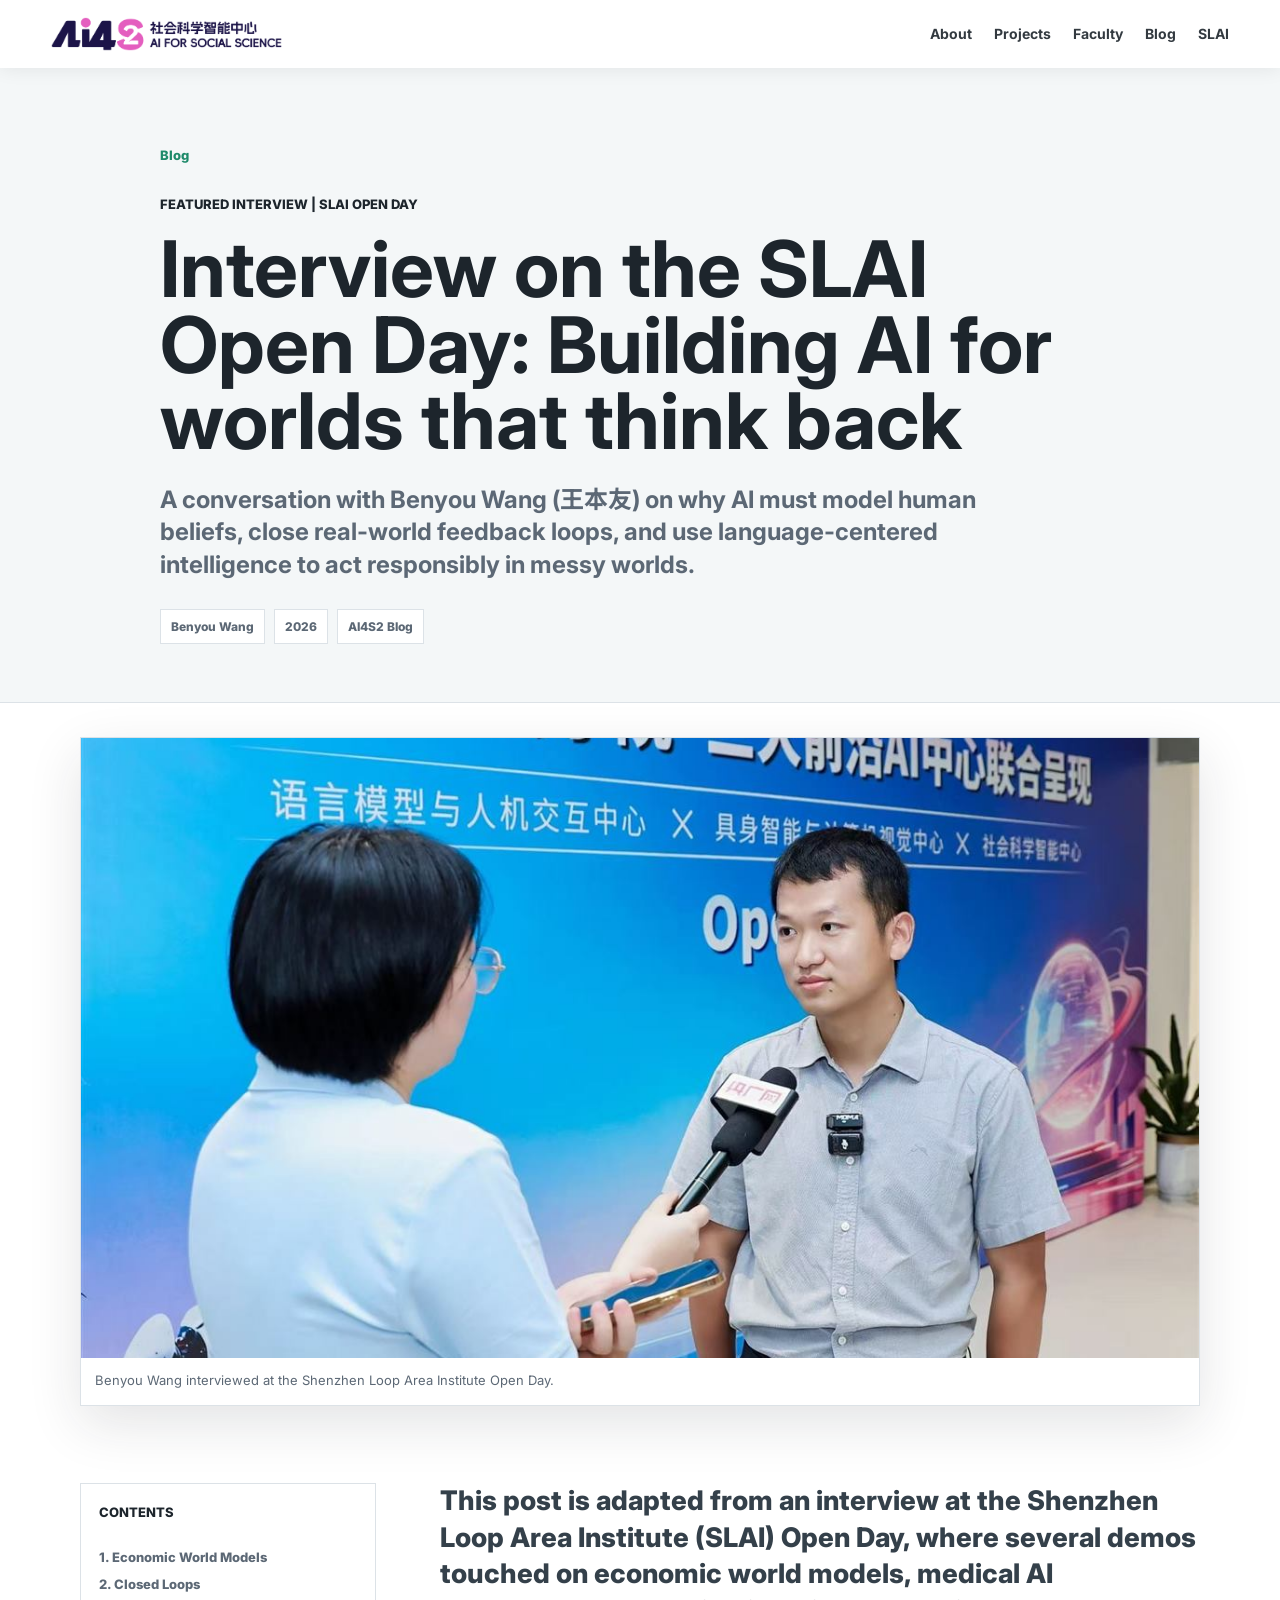
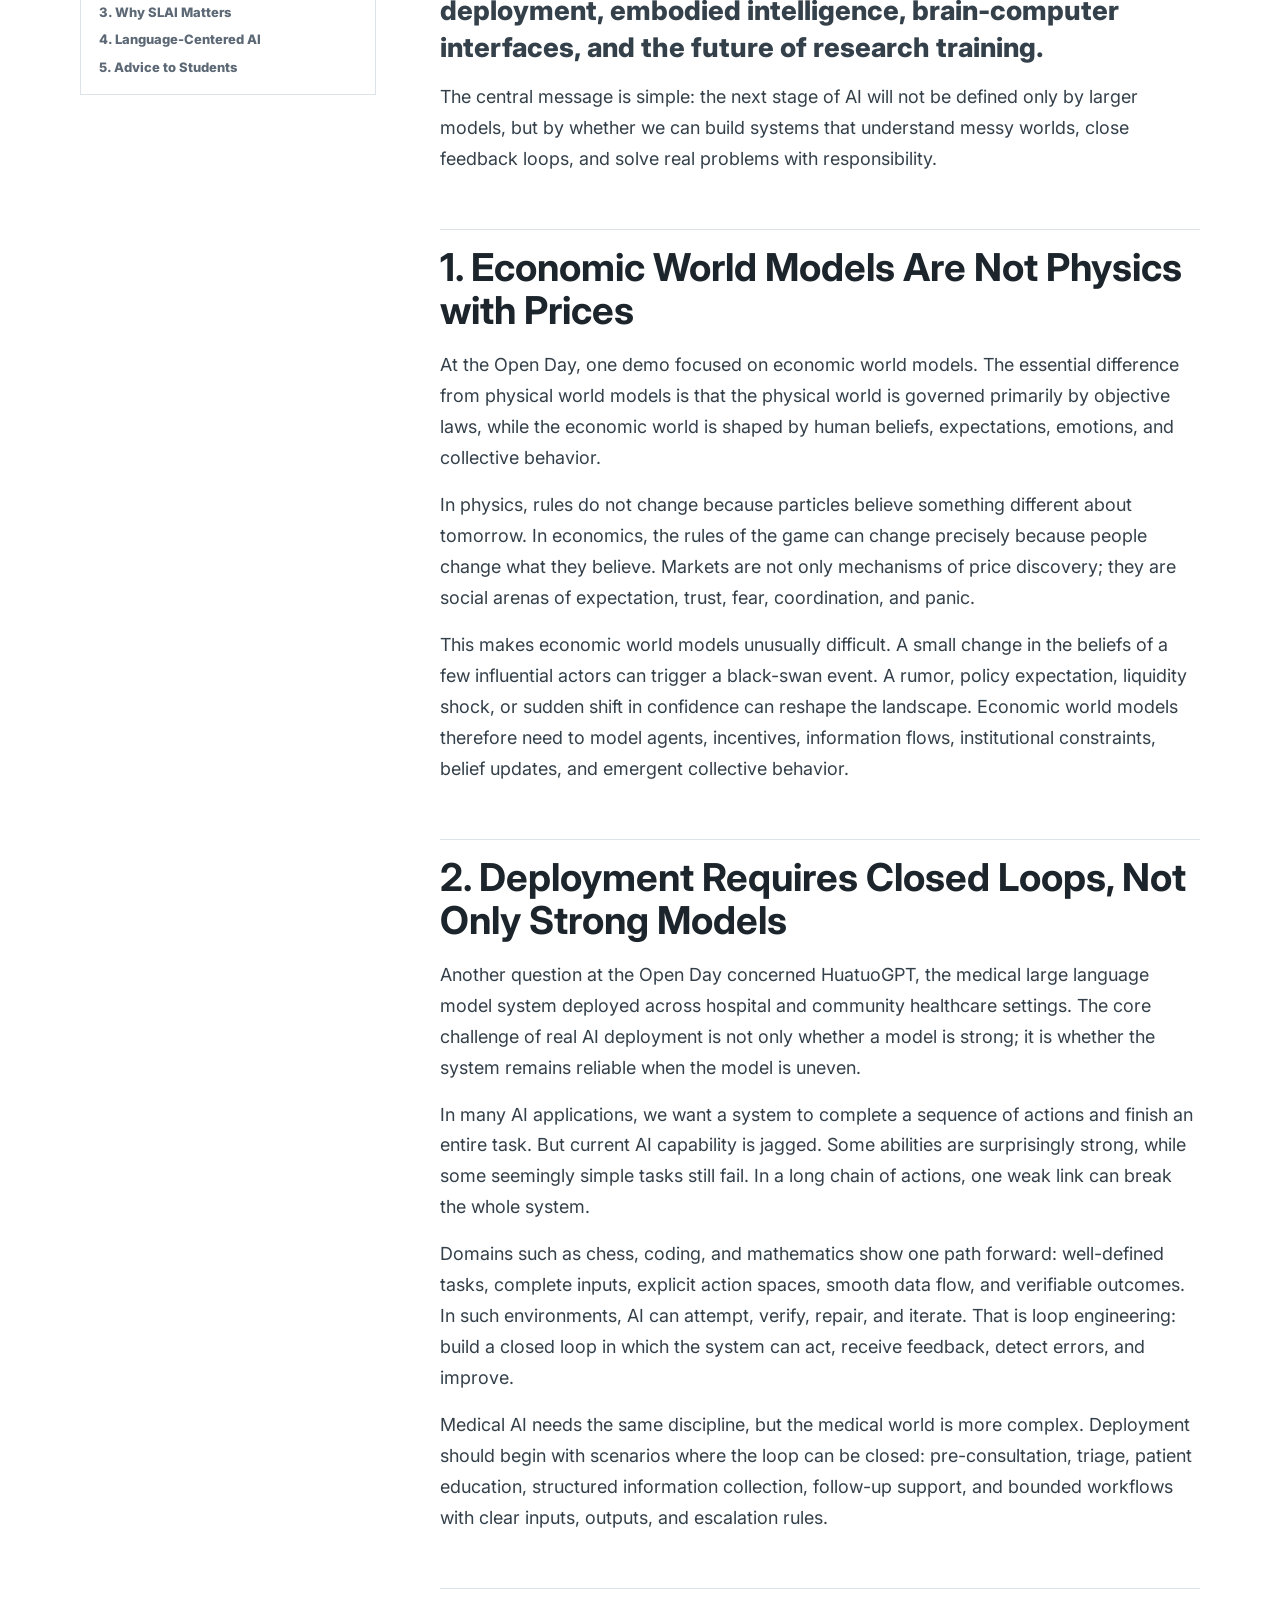
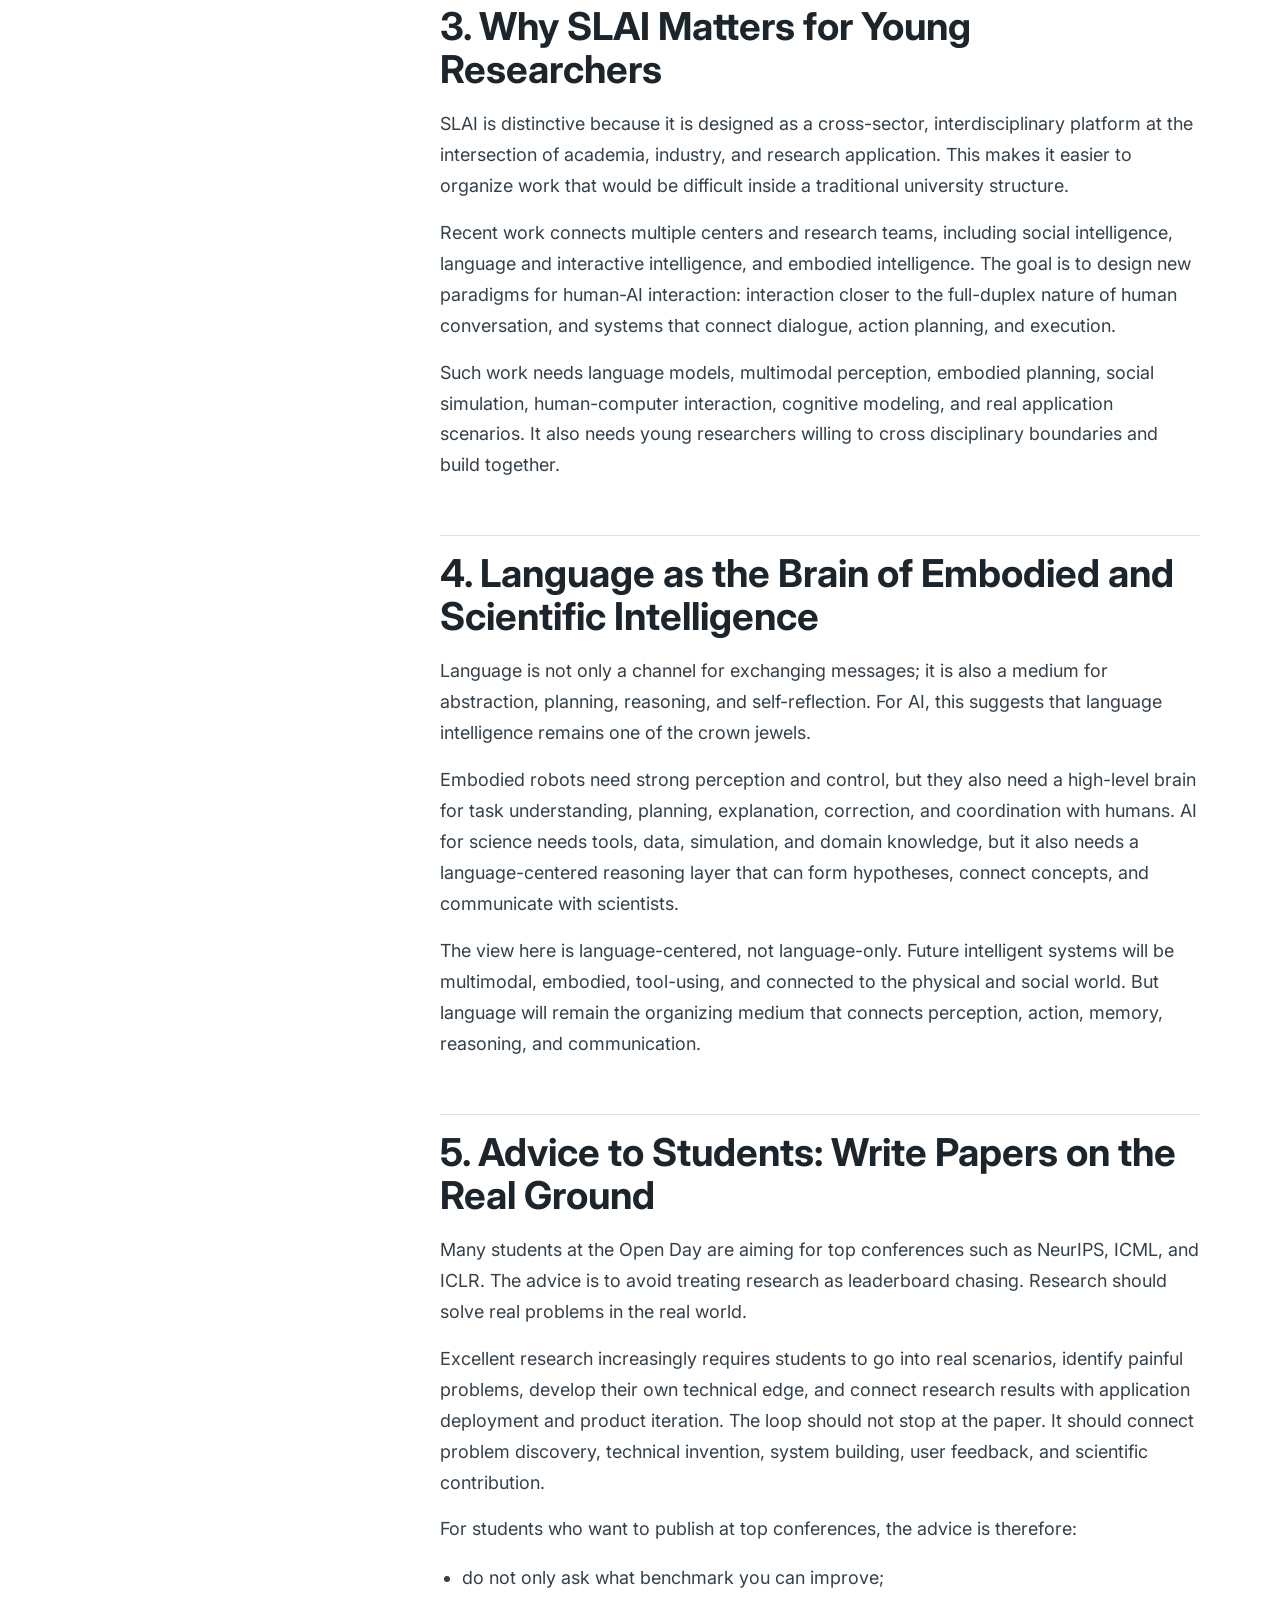
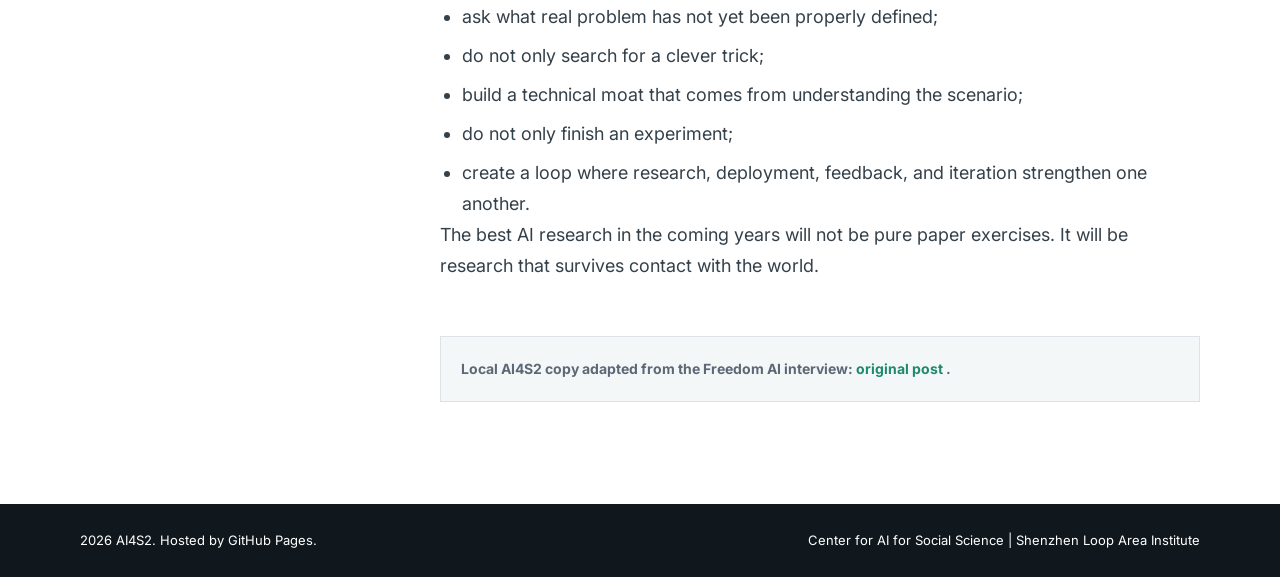
<file: blog/2026/slai-open-day-interview/index.html>
<!doctype html>
<html lang="en">
  <head>
    <meta charset="utf-8" />
    <meta name="viewport" content="width=device-width, initial-scale=1" />
    <meta
      name="description"
      content="Benyou Wang discusses economic world models, loop engineering, SLAI, language-centered AI, and advice for young researchers at the SLAI Open Day."
    />
    <title>Interview on the SLAI Open Day | AI4S2 Blog</title>
    <link rel="icon" href="../../../assets/img/ai4s2-favicon-large.png" type="image/png" />
    <link rel="preconnect" href="https://fonts.googleapis.com" />
    <link rel="preconnect" href="https://fonts.gstatic.com" crossorigin />
    <link
      href="https://fonts.googleapis.com/css2?family=Inter:wght@400;500;600;700;800&family=Noto+Sans+SC:wght@400;500;700;800&display=swap"
      rel="stylesheet"
    />
    <link rel="stylesheet" href="../../../assets/css/styles.css" />
  </head>
  <body class="subpage article-page">
    <header class="site-header" data-header>
      <a class="brand" href="../../../" aria-label="AI4S2 home">
        <span class="brand-logo-wrap">
          <img class="brand-logo" src="../../../assets/img/ai4s2-center-logo.png" alt="" />
        </span>
        <span class="brand-text">
          <span>&#31038;&#20250;&#31185;&#23398;&#26234;&#33021;&#20013;&#24515;</span>
          <span>AI for Social Science</span>
        </span>
      </a>
      <button class="nav-toggle" type="button" aria-expanded="false" aria-controls="site-nav" data-nav-toggle>
        <span></span>
        <span></span>
        <span></span>
      </button>
      <nav class="site-nav" id="site-nav" data-nav>
        <a href="../../../#about">About</a>
        <a href="../../../projects.html">Projects</a>
        <a href="../../../faculty.html">Faculty</a>
        <a href="../../">Blog</a>
        <a href="https://www.slai.edu.cn/" target="_blank" rel="noreferrer">SLAI</a>
      </nav>
    </header>

    <main id="top">
      <article>
        <header class="article-hero">
          <div class="section-inner article-hero-inner">
            <a class="article-back" href="../../">Blog</a>
            <p class="section-kicker">Featured Interview | SLAI Open Day</p>
            <h1>Interview on the SLAI Open Day: Building AI for worlds that think back</h1>
            <p class="article-deck">
              A conversation with Benyou Wang (&#29579;&#26412;&#21451;) on why AI must model human beliefs, close
              real-world feedback loops, and use language-centered intelligence to act responsibly in messy worlds.
            </p>
            <div class="article-meta">
              <span>Benyou Wang</span>
              <span>2026</span>
              <span>AI4S2 Blog</span>
            </div>
          </div>
        </header>

        <figure class="article-cover">
          <img
            src="../../../assets/img/benyou-wang-slai-open-day.jpg"
            alt="Benyou Wang interviewed at the Shenzhen Loop Area Institute Open Day"
          />
          <figcaption>Benyou Wang interviewed at the Shenzhen Loop Area Institute Open Day.</figcaption>
        </figure>

        <div class="section article-section">
          <div class="section-inner article-layout">
            <aside class="article-toc" aria-label="Article contents">
              <p class="section-kicker">Contents</p>
              <a href="#economic-world-models">1. Economic World Models</a>
              <a href="#closed-loops">2. Closed Loops</a>
              <a href="#slai-platform">3. Why SLAI Matters</a>
              <a href="#language-centered-ai">4. Language-Centered AI</a>
              <a href="#advice-to-students">5. Advice to Students</a>
            </aside>

            <div class="article-body">
              <p class="article-lede">
                This post is adapted from an interview at the Shenzhen Loop Area Institute (SLAI) Open Day, where
                several demos touched on economic world models, medical AI deployment, embodied intelligence,
                brain-computer interfaces, and the future of research training.
              </p>
              <p>
                The central message is simple: the next stage of AI will not be defined only by larger models, but by
                whether we can build systems that understand messy worlds, close feedback loops, and solve real problems
                with responsibility.
              </p>

              <h2 id="economic-world-models">1. Economic World Models Are Not Physics with Prices</h2>
              <p>
                At the Open Day, one demo focused on economic world models. The essential difference from physical world
                models is that the physical world is governed primarily by objective laws, while the economic world is
                shaped by human beliefs, expectations, emotions, and collective behavior.
              </p>
              <p>
                In physics, rules do not change because particles believe something different about tomorrow. In
                economics, the rules of the game can change precisely because people change what they believe. Markets
                are not only mechanisms of price discovery; they are social arenas of expectation, trust, fear,
                coordination, and panic.
              </p>
              <p>
                This makes economic world models unusually difficult. A small change in the beliefs of a few influential
                actors can trigger a black-swan event. A rumor, policy expectation, liquidity shock, or sudden shift in
                confidence can reshape the landscape. Economic world models therefore need to model agents, incentives,
                information flows, institutional constraints, belief updates, and emergent collective behavior.
              </p>

              <h2 id="closed-loops">2. Deployment Requires Closed Loops, Not Only Strong Models</h2>
              <p>
                Another question at the Open Day concerned HuatuoGPT, the medical large language model system deployed
                across hospital and community healthcare settings. The core challenge of real AI deployment is not only
                whether a model is strong; it is whether the system remains reliable when the model is uneven.
              </p>
              <p>
                In many AI applications, we want a system to complete a sequence of actions and finish an entire task.
                But current AI capability is jagged. Some abilities are surprisingly strong, while some seemingly simple
                tasks still fail. In a long chain of actions, one weak link can break the whole system.
              </p>
              <p>
                Domains such as chess, coding, and mathematics show one path forward: well-defined tasks, complete
                inputs, explicit action spaces, smooth data flow, and verifiable outcomes. In such environments, AI can
                attempt, verify, repair, and iterate. That is loop engineering: build a closed loop in which the system
                can act, receive feedback, detect errors, and improve.
              </p>
              <p>
                Medical AI needs the same discipline, but the medical world is more complex. Deployment should begin
                with scenarios where the loop can be closed: pre-consultation, triage, patient education, structured
                information collection, follow-up support, and bounded workflows with clear inputs, outputs, and
                escalation rules.
              </p>

              <h2 id="slai-platform">3. Why SLAI Matters for Young Researchers</h2>
              <p>
                SLAI is distinctive because it is designed as a cross-sector, interdisciplinary platform at the
                intersection of academia, industry, and research application. This makes it easier to organize work that
                would be difficult inside a traditional university structure.
              </p>
              <p>
                Recent work connects multiple centers and research teams, including social intelligence, language and
                interactive intelligence, and embodied intelligence. The goal is to design new paradigms for human-AI
                interaction: interaction closer to the full-duplex nature of human conversation, and systems that connect
                dialogue, action planning, and execution.
              </p>
              <p>
                Such work needs language models, multimodal perception, embodied planning, social simulation,
                human-computer interaction, cognitive modeling, and real application scenarios. It also needs young
                researchers willing to cross disciplinary boundaries and build together.
              </p>

              <h2 id="language-centered-ai">4. Language as the Brain of Embodied and Scientific Intelligence</h2>
              <p>
                Language is not only a channel for exchanging messages; it is also a medium for abstraction, planning,
                reasoning, and self-reflection. For AI, this suggests that language intelligence remains one of the crown
                jewels.
              </p>
              <p>
                Embodied robots need strong perception and control, but they also need a high-level brain for task
                understanding, planning, explanation, correction, and coordination with humans. AI for science needs
                tools, data, simulation, and domain knowledge, but it also needs a language-centered reasoning layer that
                can form hypotheses, connect concepts, and communicate with scientists.
              </p>
              <p>
                The view here is language-centered, not language-only. Future intelligent systems will be multimodal,
                embodied, tool-using, and connected to the physical and social world. But language will remain the
                organizing medium that connects perception, action, memory, reasoning, and communication.
              </p>

              <h2 id="advice-to-students">5. Advice to Students: Write Papers on the Real Ground</h2>
              <p>
                Many students at the Open Day are aiming for top conferences such as NeurIPS, ICML, and ICLR. The advice
                is to avoid treating research as leaderboard chasing. Research should solve real problems in the real
                world.
              </p>
              <p>
                Excellent research increasingly requires students to go into real scenarios, identify painful problems,
                develop their own technical edge, and connect research results with application deployment and product
                iteration. The loop should not stop at the paper. It should connect problem discovery, technical
                invention, system building, user feedback, and scientific contribution.
              </p>
              <p>For students who want to publish at top conferences, the advice is therefore:</p>
              <ul>
                <li>do not only ask what benchmark you can improve;</li>
                <li>ask what real problem has not yet been properly defined;</li>
                <li>do not only search for a clever trick;</li>
                <li>build a technical moat that comes from understanding the scenario;</li>
                <li>do not only finish an experiment;</li>
                <li>create a loop where research, deployment, feedback, and iteration strengthen one another.</li>
              </ul>
              <p>
                The best AI research in the coming years will not be pure paper exercises. It will be research that
                survives contact with the world.
              </p>

              <div class="article-source">
                <p>
                  Local AI4S2 copy adapted from the Freedom AI interview:
                  <a href="https://freedomintelligence.github.io/blog/2026/slai-open-day-interview/" target="_blank" rel="noreferrer">
                    original post
                  </a>.
                </p>
              </div>
            </div>
          </div>
        </div>
      </article>
    </main>

    <footer class="site-footer">
      <div class="section-inner footer-inner">
        <span>2026 AI4S2. Hosted by GitHub Pages.</span>
        <span>Center for AI for Social Science | Shenzhen Loop Area Institute</span>
      </div>
    </footer>

    <script src="../../../assets/js/main.js"></script>
  </body>
</html>
</file>
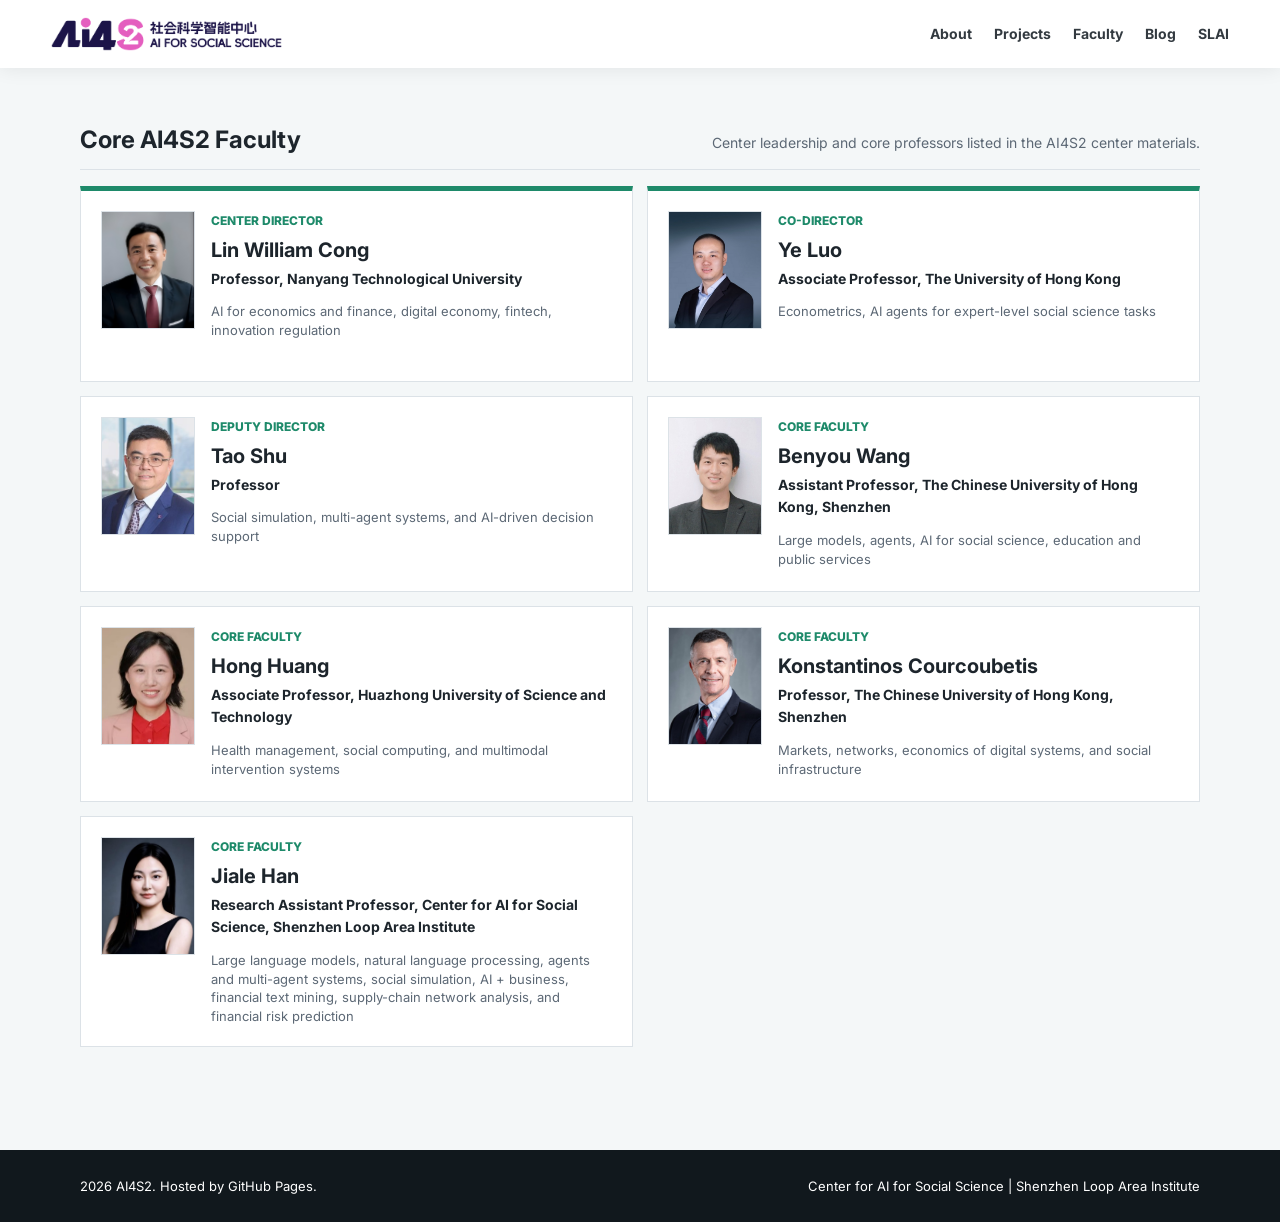
<file: faculty.html>
<!doctype html>
<html lang="en">
  <head>
    <meta charset="utf-8" />
    <meta name="viewport" content="width=device-width, initial-scale=1" />
    <meta name="description" content="AI4S2 core faculty at the Shenzhen Loop Area Institute." />
    <title>Faculty | AI4S2</title>
    <link rel="icon" href="./assets/img/ai4s2-favicon-large.png" type="image/png" />
    <link rel="preconnect" href="https://fonts.googleapis.com" />
    <link rel="preconnect" href="https://fonts.gstatic.com" crossorigin />
    <link
      href="https://fonts.googleapis.com/css2?family=Inter:wght@400;500;600;700;800&family=Noto+Sans+SC:wght@400;500;700;800&display=swap"
      rel="stylesheet"
    />
    <link rel="stylesheet" href="./assets/css/styles.css" />
    <style>
      .faculty-page .faculty-section {
        padding-top: 126px;
      }
    </style>
  </head>
  <body class="subpage faculty-page">
    <header class="site-header" data-header>
      <a class="brand" href="./" aria-label="AI4S2 home">
        <span class="brand-logo-wrap">
          <img class="brand-logo" src="./assets/img/ai4s2-center-logo.png" alt="" />
        </span>
        <span class="brand-text">
          <span>&#31038;&#20250;&#31185;&#23398;&#26234;&#33021;&#20013;&#24515;</span>
          <span>AI for Social Science</span>
        </span>
      </a>
      <button class="nav-toggle" type="button" aria-expanded="false" aria-controls="site-nav" data-nav-toggle>
        <span></span>
        <span></span>
        <span></span>
      </button>
      <nav class="site-nav" id="site-nav" data-nav>
        <a href="./#about">About</a>
        <a href="./projects.html">Projects</a>
        <a href="./faculty.html">Faculty</a>
        <a href="./blog/">Blog</a>
        <a href="https://www.slai.edu.cn/" target="_blank" rel="noreferrer">SLAI</a>
      </nav>
    </header>

    <main id="top">
      <section class="section muted faculty-section" id="faculty">
        <div class="section-inner">
          <div class="faculty-group">
            <div class="faculty-group-head">
              <h3>Core AI4S2 Faculty</h3>
              <p>Center leadership and core professors listed in the AI4S2 center materials.</p>
            </div>
            <div class="faculty-grid">
              <article class="faculty-card lead has-photo">
                <figure class="faculty-photo">
                  <img src="./assets/media/ppt/center-introduction/image13.png" alt="Lin William Cong" loading="lazy" decoding="async" />
                </figure>
                <div>
                  <span class="faculty-label">Center Director</span>
                  <h4>Lin William Cong</h4>
                  <p>Professor, Nanyang Technological University</p>
                  <span class="faculty-meta">AI for economics and finance, digital economy, fintech, innovation regulation</span>
                </div>
              </article>
              <article class="faculty-card lead has-photo">
                <figure class="faculty-photo">
                  <img src="./assets/media/ppt/center-introduction/image16.jpeg" alt="Ye Luo" loading="lazy" decoding="async" />
                </figure>
                <div>
                  <span class="faculty-label">Co-Director</span>
                  <h4>Ye Luo</h4>
                  <p>Associate Professor, The University of Hong Kong</p>
                  <span class="faculty-meta">Econometrics, AI agents for expert-level social science tasks</span>
                </div>
              </article>
              <article class="faculty-card has-photo">
                <figure class="faculty-photo">
                  <img src="./assets/media/ppt/center-introduction/image15.jpeg" alt="Tao Shu" loading="lazy" decoding="async" />
                </figure>
                <div>
                  <span class="faculty-label">Deputy Director</span>
                  <h4>Tao Shu</h4>
                  <p>Professor</p>
                  <span class="faculty-meta">Social simulation, multi-agent systems, and AI-driven decision support</span>
                </div>
              </article>
              <article class="faculty-card has-photo">
                <figure class="faculty-photo">
                  <img src="./assets/media/ppt/center-introduction/image14.jpeg" alt="Benyou Wang" loading="lazy" decoding="async" />
                </figure>
                <div>
                  <span class="faculty-label">Core Faculty</span>
                  <h4>Benyou Wang</h4>
                  <p>Assistant Professor, The Chinese University of Hong Kong, Shenzhen</p>
                  <span class="faculty-meta">Large models, agents, AI for social science, education and public services</span>
                </div>
              </article>
              <article class="faculty-card has-photo">
                <figure class="faculty-photo">
                  <img src="./assets/media/ppt/center-introduction/image12.jpeg" alt="Hong Huang" loading="lazy" decoding="async" />
                </figure>
                <div>
                  <span class="faculty-label">Core Faculty</span>
                  <h4>Hong Huang</h4>
                  <p>Associate Professor, Huazhong University of Science and Technology</p>
                  <span class="faculty-meta">Health management, social computing, and multimodal intervention systems</span>
                </div>
              </article>
              <article class="faculty-card has-photo">
                <figure class="faculty-photo">
                  <img src="./assets/media/ppt/center-introduction/image17.png" alt="Konstantinos Courcoubetis" loading="lazy" decoding="async" />
                </figure>
                <div>
                  <span class="faculty-label">Core Faculty</span>
                  <h4>Konstantinos Courcoubetis</h4>
                  <p>Professor, The Chinese University of Hong Kong, Shenzhen</p>
                  <span class="faculty-meta">Markets, networks, economics of digital systems, and social infrastructure</span>
                </div>
              </article>
              <article class="faculty-card has-photo">
                <figure class="faculty-photo">
                  <img src="./assets/img/han-jiale.png" alt="Jiale Han" loading="lazy" decoding="async" />
                </figure>
                <div>
                  <span class="faculty-label">Core Faculty</span>
                  <h4>Jiale Han</h4>
                  <p>Research Assistant Professor, Center for AI for Social Science, Shenzhen Loop Area Institute</p>
                  <span class="faculty-meta">Large language models, natural language processing, agents and multi-agent systems, social simulation, AI + business, financial text mining, supply-chain network analysis, and financial risk prediction</span>
                </div>
              </article>
            </div>
          </div>
        </div>
      </section>
    </main>

    <footer class="site-footer">
      <div class="section-inner footer-inner">
        <span>2026 AI4S2. Hosted by GitHub Pages.</span>
        <span>Center for AI for Social Science | Shenzhen Loop Area Institute</span>
      </div>
    </footer>

    <script src="./assets/js/main.js"></script>
  </body>
</html>
</file>
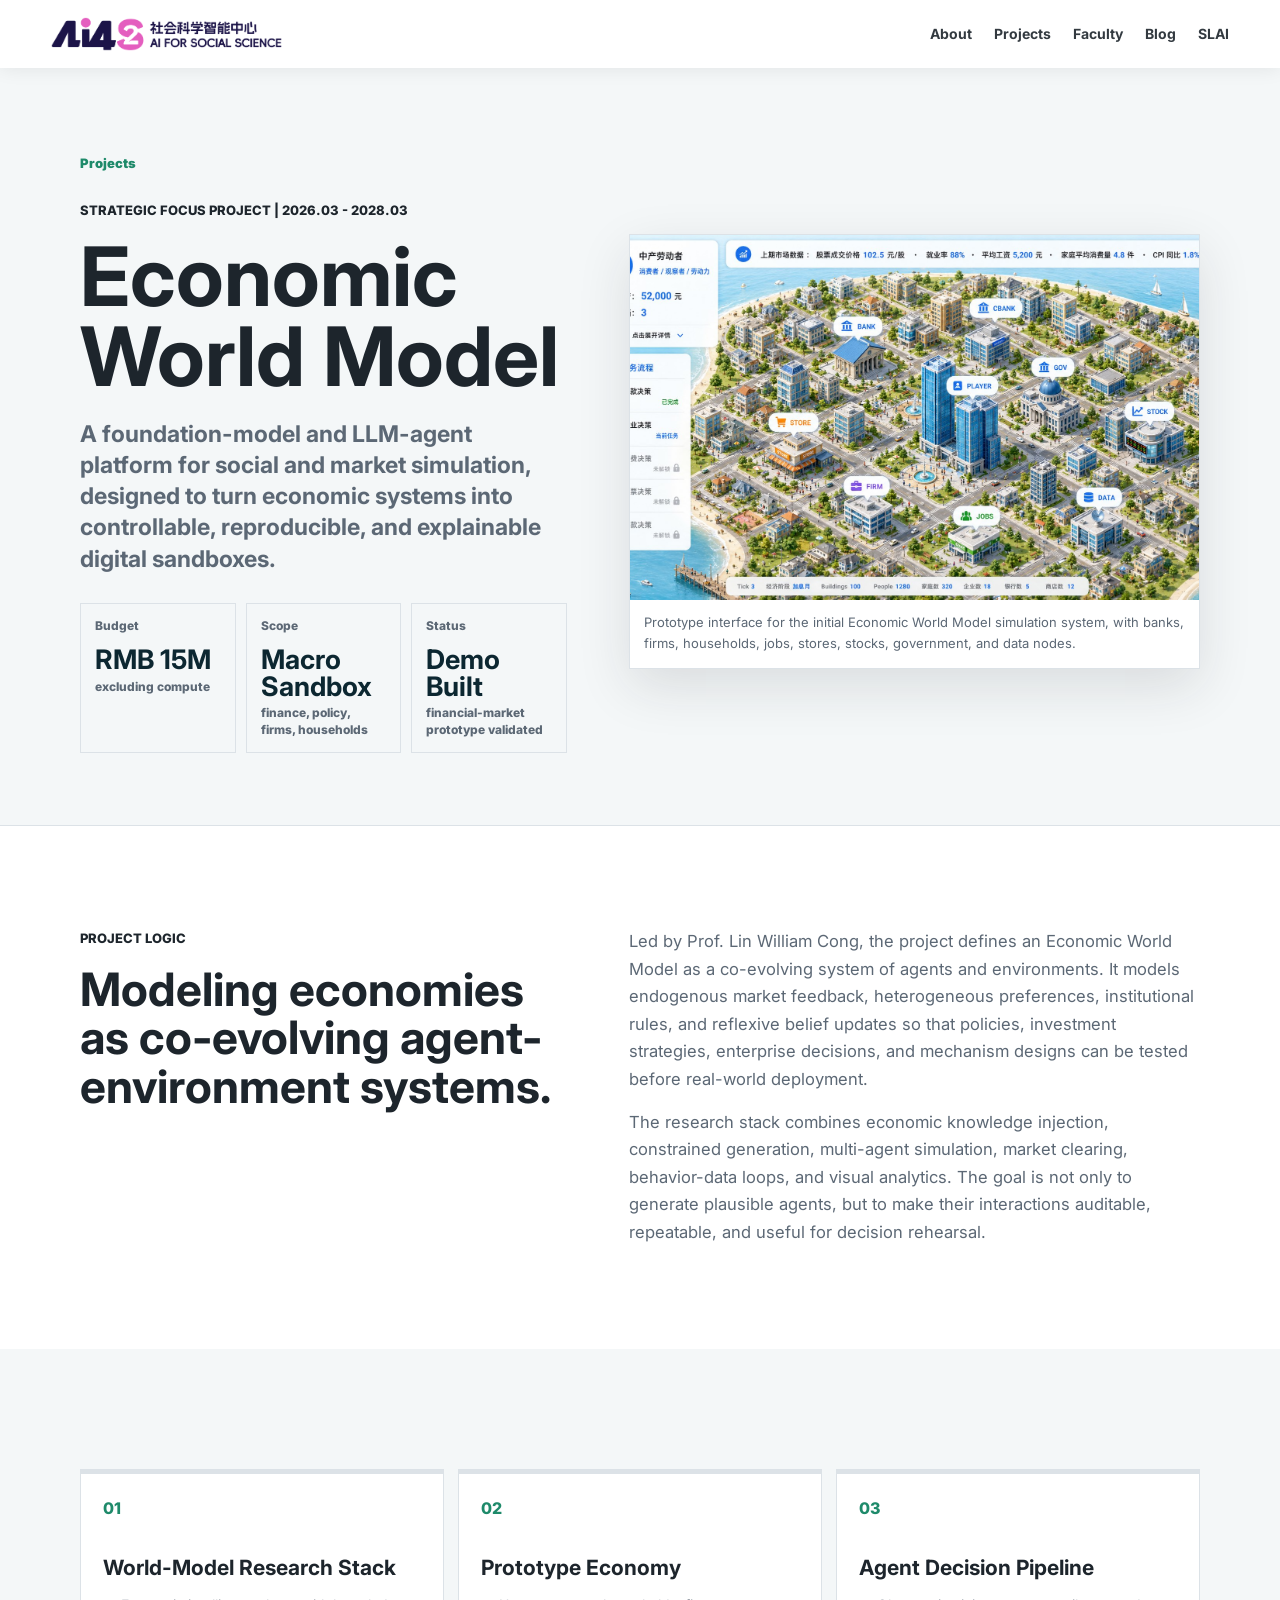
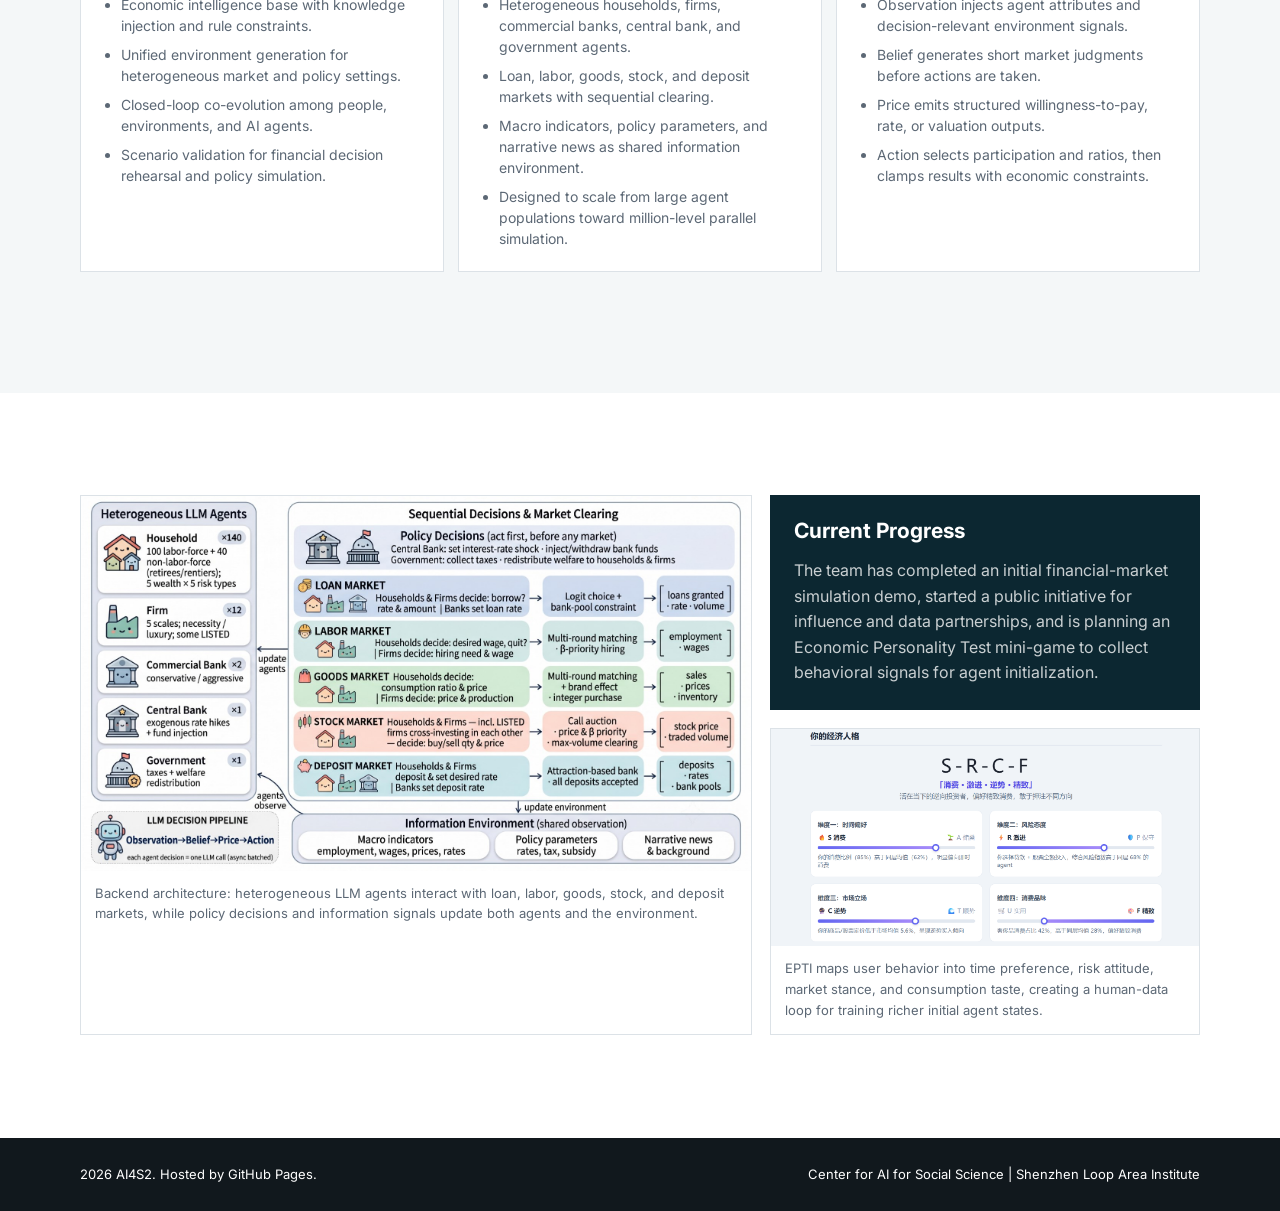
<file: project-economic-world-model.html>
<!doctype html>
<html lang="en">
  <head>
    <meta charset="utf-8" />
    <meta name="viewport" content="width=device-width, initial-scale=1" />
    <meta
      name="description"
      content="Economic World Model, the AI4S2 strategic focus project for LLM-agent economic simulation and policy rehearsal."
    />
    <title>Economic World Model | AI4S2</title>
    <link rel="icon" href="./assets/img/ai4s2-favicon-large.png" type="image/png" />
    <link rel="preconnect" href="https://fonts.googleapis.com" />
    <link rel="preconnect" href="https://fonts.gstatic.com" crossorigin />
    <link
      href="https://fonts.googleapis.com/css2?family=Inter:wght@400;500;600;700;800&family=Noto+Sans+SC:wght@400;500;700;800&display=swap"
      rel="stylesheet"
    />
    <link rel="stylesheet" href="./assets/css/styles.css" />
  </head>
  <body class="subpage">
    <header class="site-header" data-header>
      <a class="brand" href="./" aria-label="AI4S2 home">
        <span class="brand-logo-wrap">
          <img class="brand-logo" src="./assets/img/ai4s2-center-logo.png" alt="" />
        </span>
        <span class="brand-text">
          <span>社会科学智能中心</span>
          <span>AI for Social Science</span>
        </span>
      </a>
      <button class="nav-toggle" type="button" aria-expanded="false" aria-controls="site-nav" data-nav-toggle>
        <span></span>
        <span></span>
        <span></span>
      </button>
      <nav class="site-nav" id="site-nav" data-nav>
        <a href="./#about">About</a>
        <a href="./projects.html">Projects</a>
        <a href="./faculty.html">Faculty</a>
        <a href="./blog/">Blog</a>
        <a href="https://www.slai.edu.cn/" target="_blank" rel="noreferrer">SLAI</a>
      </nav>
    </header>

    <main id="top">
      <section class="page-hero project-page-hero">
        <div class="section-inner project-hero-grid">
          <div class="project-hero-copy">
            <a class="project-back-link" href="./projects.html">Projects</a>
            <p class="section-kicker">Strategic Focus Project | 2026.03 - 2028.03</p>
            <h1>Economic World Model</h1>
            <p>
              A foundation-model and LLM-agent platform for social and market simulation, designed to turn economic
              systems into controllable, reproducible, and explainable digital sandboxes.
            </p>
            <div class="project-meta-grid" aria-label="Economic World Model project facts">
              <div>
                <span>Budget</span>
                <strong>RMB 15M</strong>
                <small>excluding compute</small>
              </div>
              <div>
                <span>Scope</span>
                <strong>Macro Sandbox</strong>
                <small>finance, policy, firms, households</small>
              </div>
              <div>
                <span>Status</span>
                <strong>Demo Built</strong>
                <small>financial-market prototype validated</small>
              </div>
            </div>
          </div>
          <figure class="project-hero-media">
            <img
              src="./assets/img/economic-world-model-system.jpg"
              alt="Economic World Model simulation system prototype interface"
              loading="eager"
              decoding="async"
            />
            <figcaption>
              Prototype interface for the initial Economic World Model simulation system, with banks, firms,
              households, jobs, stores, stocks, government, and data nodes.
            </figcaption>
          </figure>
        </div>
      </section>

      <section class="section">
        <div class="section-inner project-narrative-grid">
          <div>
            <p class="section-kicker">Project Logic</p>
            <h2>Modeling economies as co-evolving agent-environment systems.</h2>
          </div>
          <div class="intro-copy">
            <p>
              Led by Prof. Lin William Cong, the project defines an Economic World Model as a co-evolving system of
              agents and environments. It models endogenous market feedback, heterogeneous preferences, institutional
              rules, and reflexive belief updates so that policies, investment strategies, enterprise decisions, and
              mechanism designs can be tested before real-world deployment.
            </p>
            <p>
              The research stack combines economic knowledge injection, constrained generation, multi-agent simulation,
              market clearing, behavior-data loops, and visual analytics. The goal is not only to generate plausible
              agents, but to make their interactions auditable, repeatable, and useful for decision rehearsal.
            </p>
          </div>
        </div>
      </section>

      <section class="section muted">
        <div class="section-inner">
          <div class="project-detail-grid">
            <article class="project-detail-card accent-blue">
              <span class="project-number">01</span>
              <h4>World-Model Research Stack</h4>
              <ul>
                <li>Economic intelligence base with knowledge injection and rule constraints.</li>
                <li>Unified environment generation for heterogeneous market and policy settings.</li>
                <li>Closed-loop co-evolution among people, environments, and AI agents.</li>
                <li>Scenario validation for financial decision rehearsal and policy simulation.</li>
              </ul>
            </article>
            <article class="project-detail-card accent-green">
              <span class="project-number">02</span>
              <h4>Prototype Economy</h4>
              <ul>
                <li>Heterogeneous households, firms, commercial banks, central bank, and government agents.</li>
                <li>Loan, labor, goods, stock, and deposit markets with sequential clearing.</li>
                <li>Macro indicators, policy parameters, and narrative news as shared information environment.</li>
                <li>Designed to scale from large agent populations toward million-level parallel simulation.</li>
              </ul>
            </article>
            <article class="project-detail-card accent-rose">
              <span class="project-number">03</span>
              <h4>Agent Decision Pipeline</h4>
              <ul>
                <li>Observation injects agent attributes and decision-relevant environment signals.</li>
                <li>Belief generates short market judgments before actions are taken.</li>
                <li>Price emits structured willingness-to-pay, rate, or valuation outputs.</li>
                <li>Action selects participation and ratios, then clamps results with economic constraints.</li>
              </ul>
            </article>
          </div>
        </div>
      </section>

      <section class="section">
        <div class="section-inner project-visual-grid">
          <figure class="project-visual-panel">
            <img
              src="./assets/img/economic-world-model-architecture.jpg"
              alt="Economic World Model backend architecture with agents and market clearing"
              loading="eager"
              decoding="async"
            />
            <figcaption>
              Backend architecture: heterogeneous LLM agents interact with loan, labor, goods, stock, and deposit
              markets, while policy decisions and information signals update both agents and the environment.
            </figcaption>
          </figure>
          <div class="project-side-stack">
            <article class="project-note">
              <h4>Current Progress</h4>
              <p>
                The team has completed an initial financial-market simulation demo, started a public initiative for
                influence and data partnerships, and is planning an Economic Personality Test mini-game to collect
                behavioral signals for agent initialization.
              </p>
            </article>
            <figure class="project-visual-panel compact">
              <img
                src="./assets/img/economic-personality-epti.png"
                alt="Economic Personality Test output across time preference, risk attitude, market stance, and consumption taste"
                loading="eager"
                decoding="async"
              />
              <figcaption>
                EPTI maps user behavior into time preference, risk attitude, market stance, and consumption taste,
                creating a human-data loop for training richer initial agent states.
              </figcaption>
            </figure>
          </div>
        </div>
      </section>
    </main>

    <footer class="site-footer">
      <div class="section-inner footer-inner">
        <span>2026 AI4S2. Hosted by GitHub Pages.</span>
        <span>Center for AI for Social Science | Shenzhen Loop Area Institute</span>
      </div>
    </footer>

    <script src="./assets/js/main.js"></script>
  </body>
</html>
</file>
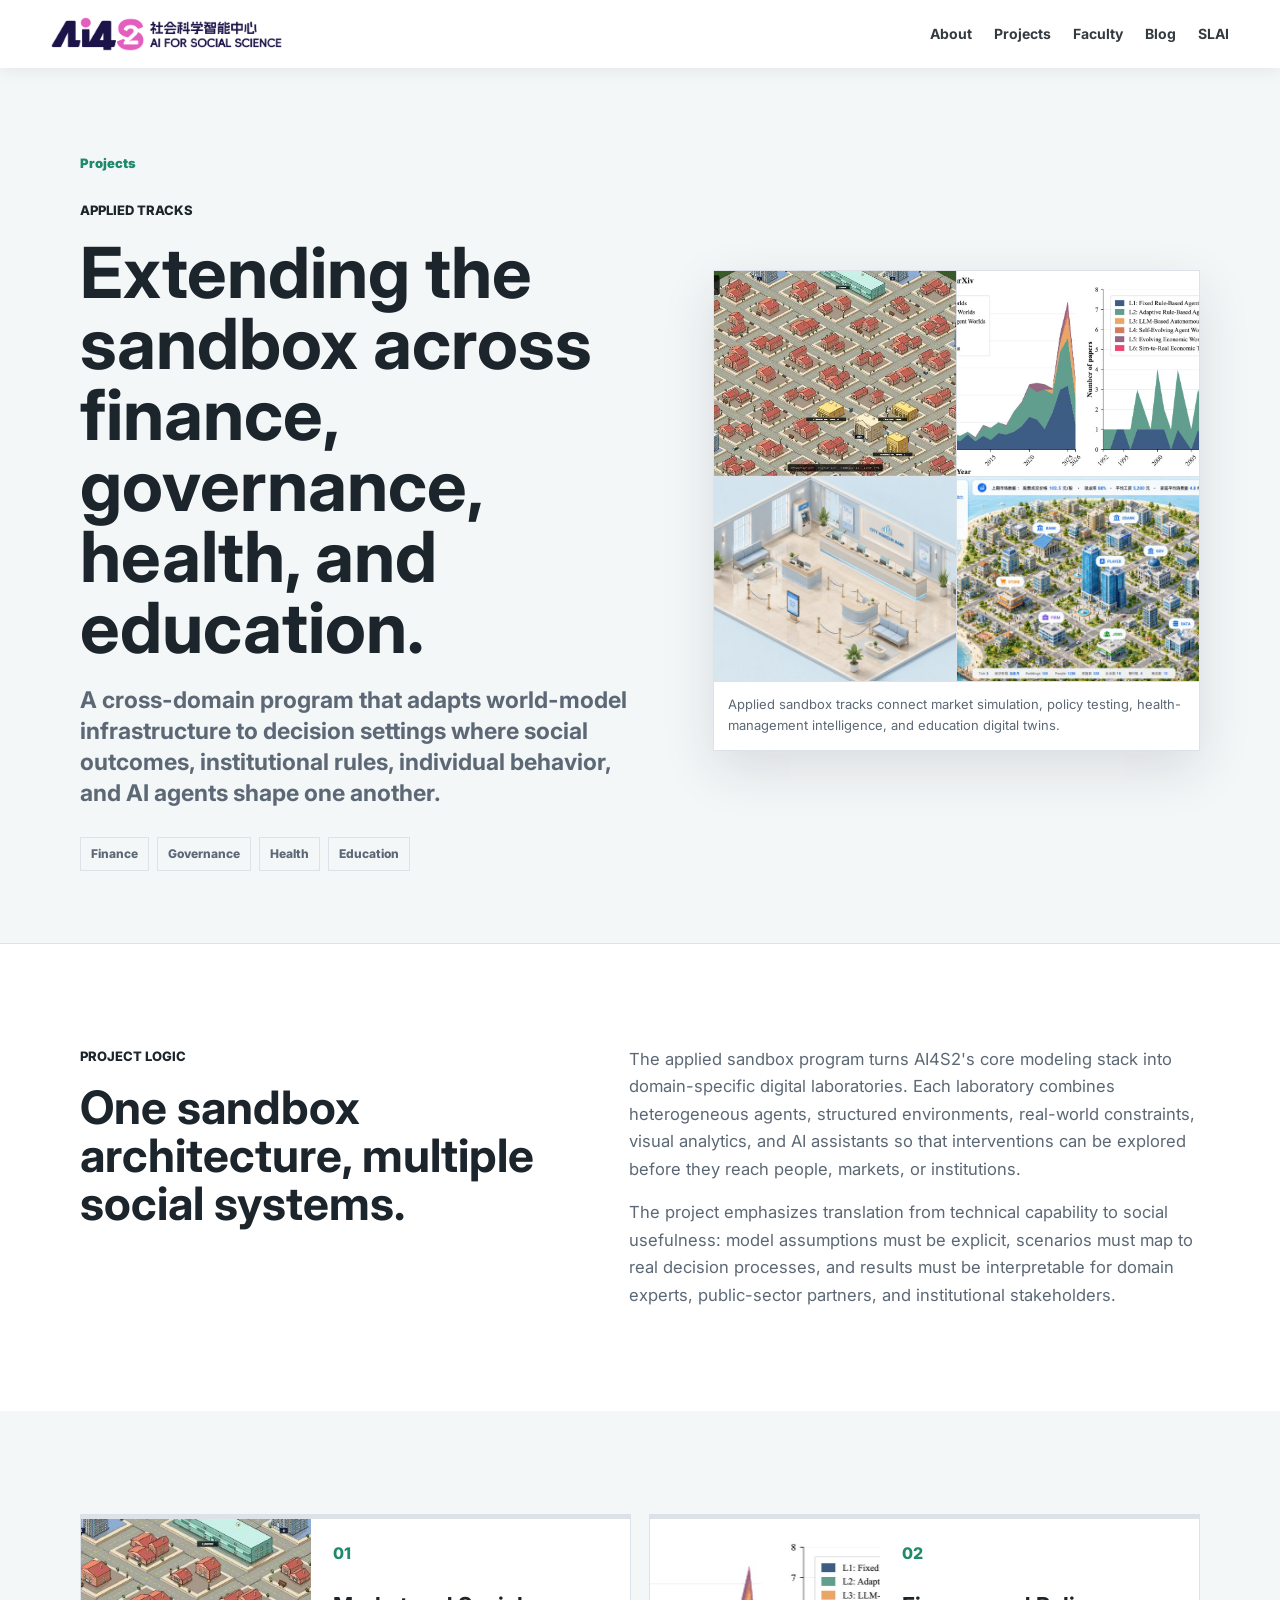
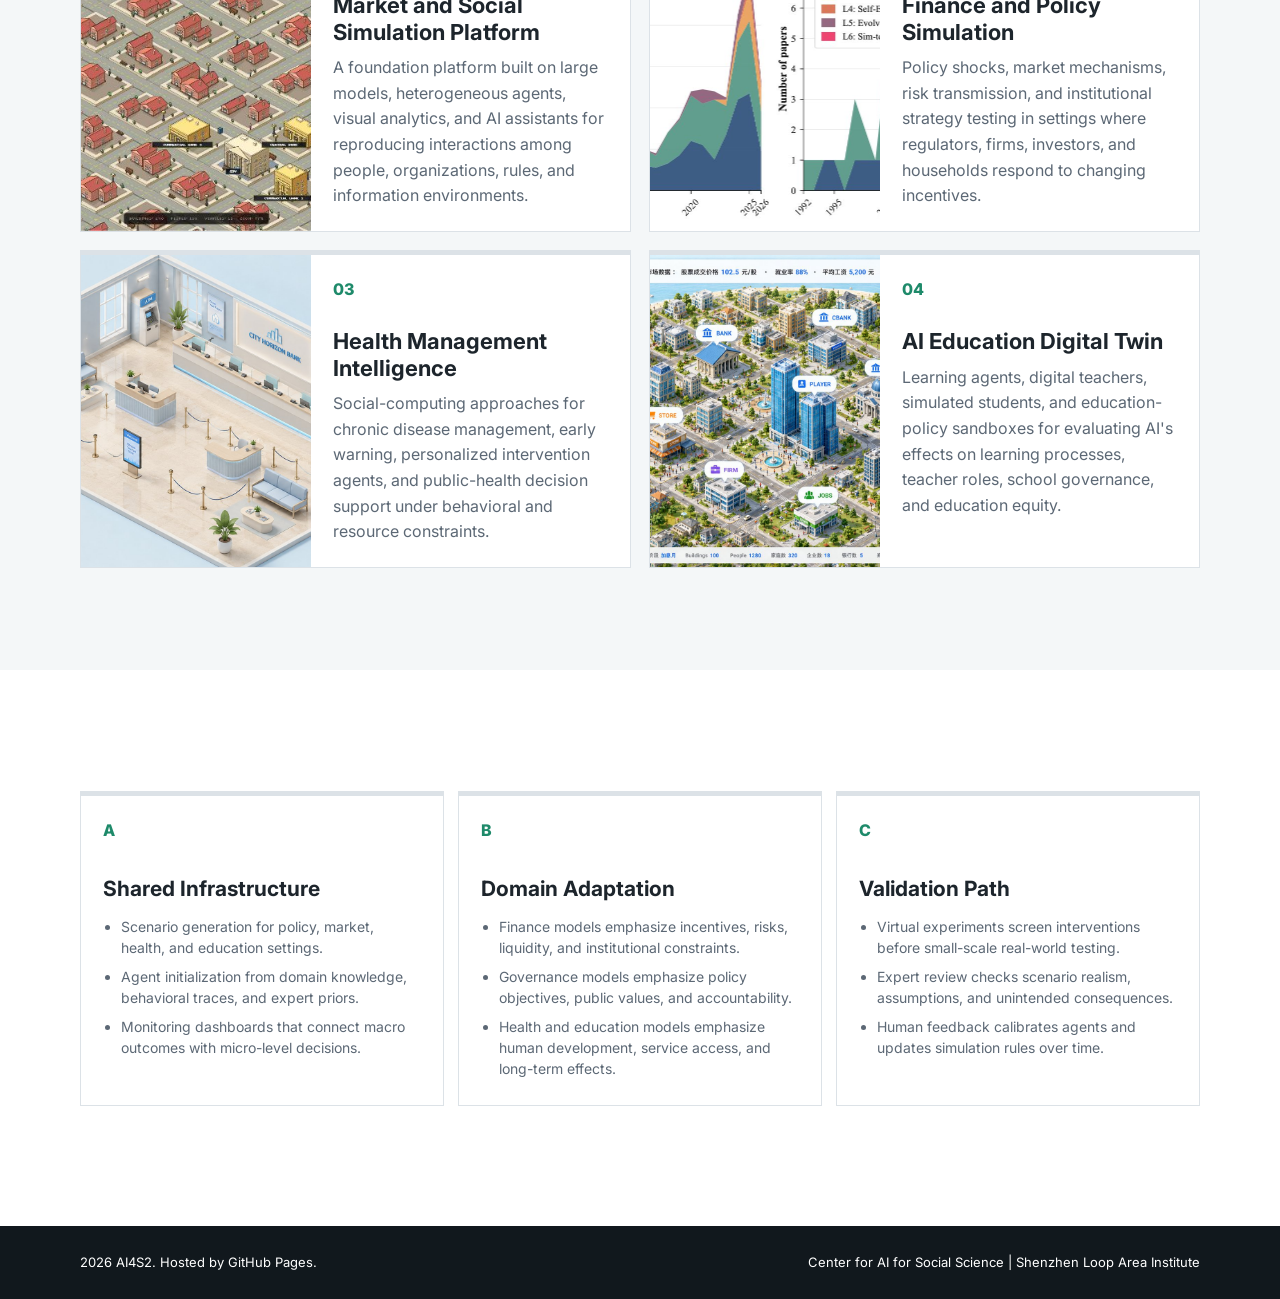
<file: project-sandbox-applications.html>
<!doctype html>
<html lang="en">
  <head>
    <meta charset="utf-8" />
    <meta name="viewport" content="width=device-width, initial-scale=1" />
    <meta
      name="description"
      content="AI4S2 applied digital social sandbox project across finance, governance, health, and education."
    />
    <title>Applied Digital Social Sandboxes | AI4S2</title>
    <link rel="icon" href="./assets/img/ai4s2-favicon-large.png" type="image/png" />
    <link rel="preconnect" href="https://fonts.googleapis.com" />
    <link rel="preconnect" href="https://fonts.gstatic.com" crossorigin />
    <link
      href="https://fonts.googleapis.com/css2?family=Inter:wght@400;500;600;700;800&family=Noto+Sans+SC:wght@400;500;700;800&display=swap"
      rel="stylesheet"
    />
    <link rel="stylesheet" href="./assets/css/styles.css" />
  </head>
  <body class="subpage project-sandbox-page">
    <header class="site-header" data-header>
      <a class="brand" href="./" aria-label="AI4S2 home">
        <span class="brand-logo-wrap">
          <img class="brand-logo" src="./assets/img/ai4s2-center-logo.png" alt="" />
        </span>
        <span class="brand-text">
          <span>社会科学智能中心</span>
          <span>AI for Social Science</span>
        </span>
      </a>
      <button class="nav-toggle" type="button" aria-expanded="false" aria-controls="site-nav" data-nav-toggle>
        <span></span>
        <span></span>
        <span></span>
      </button>
      <nav class="site-nav" id="site-nav" data-nav>
        <a href="./#about">About</a>
        <a href="./projects.html">Projects</a>
        <a href="./faculty.html">Faculty</a>
        <a href="./blog/">Blog</a>
        <a href="https://www.slai.edu.cn/" target="_blank" rel="noreferrer">SLAI</a>
      </nav>
    </header>

    <main id="top">
      <section class="page-hero project-page-hero">
        <div class="section-inner project-hero-grid">
          <div class="project-hero-copy">
            <a class="project-back-link" href="./projects.html">Projects</a>
            <p class="section-kicker">Applied Tracks</p>
            <h1>Extending the sandbox across finance, governance, health, and education.</h1>
            <p>
              A cross-domain program that adapts world-model infrastructure to decision settings where social outcomes,
              institutional rules, individual behavior, and AI agents shape one another.
            </p>
            <div class="project-chip-row hero-chips" aria-label="Applied sandbox domains">
              <span>Finance</span>
              <span>Governance</span>
              <span>Health</span>
              <span>Education</span>
            </div>
          </div>
          <figure class="project-hero-media montage-large">
            <img src="./assets/img/deck01_13.jpg" alt="Market and social simulation platform interface" loading="eager" decoding="async" />
            <img src="./assets/img/deck01_23.jpg" alt="Financial market simulation metrics" loading="eager" decoding="async" />
            <img src="./assets/img/deck01_09.jpg" alt="Healthcare digital twin scene" loading="eager" decoding="async" />
            <img src="./assets/img/deck01_08.jpg" alt="Education digital twin scene" loading="eager" decoding="async" />
            <figcaption>
              Applied sandbox tracks connect market simulation, policy testing, health-management intelligence, and
              education digital twins.
            </figcaption>
          </figure>
        </div>
      </section>

      <section class="section">
        <div class="section-inner project-narrative-grid">
          <div>
            <p class="section-kicker">Project Logic</p>
            <h2>One sandbox architecture, multiple social systems.</h2>
          </div>
          <div class="intro-copy">
            <p>
              The applied sandbox program turns AI4S2's core modeling stack into domain-specific digital laboratories.
              Each laboratory combines heterogeneous agents, structured environments, real-world constraints, visual
              analytics, and AI assistants so that interventions can be explored before they reach people, markets, or
              institutions.
            </p>
            <p>
              The project emphasizes translation from technical capability to social usefulness: model assumptions must
              be explicit, scenarios must map to real decision processes, and results must be interpretable for domain
              experts, public-sector partners, and institutional stakeholders.
            </p>
          </div>
        </div>
      </section>

      <section class="section muted">
        <div class="section-inner">
          <div class="track-grid">
            <article class="track-card accent-blue">
              <img src="./assets/img/deck01_13.jpg" alt="Market and social simulation platform interface" loading="eager" decoding="async" />
              <div>
                <span class="project-number">01</span>
                <h3>Market and Social Simulation Platform</h3>
                <p>
                  A foundation platform built on large models, heterogeneous agents, visual analytics, and AI assistants
                  for reproducing interactions among people, organizations, rules, and information environments.
                </p>
              </div>
            </article>
            <article class="track-card accent-green">
              <img src="./assets/img/deck01_23.jpg" alt="Financial market simulation metrics" loading="eager" decoding="async" />
              <div>
                <span class="project-number">02</span>
                <h3>Finance and Policy Simulation</h3>
                <p>
                  Policy shocks, market mechanisms, risk transmission, and institutional strategy testing in settings
                  where regulators, firms, investors, and households respond to changing incentives.
                </p>
              </div>
            </article>
            <article class="track-card accent-rose">
              <img src="./assets/img/deck01_09.jpg" alt="Healthcare digital twin scene" loading="eager" decoding="async" />
              <div>
                <span class="project-number">03</span>
                <h3>Health Management Intelligence</h3>
                <p>
                  Social-computing approaches for chronic disease management, early warning, personalized intervention
                  agents, and public-health decision support under behavioral and resource constraints.
                </p>
              </div>
            </article>
            <article class="track-card accent-gold">
              <img src="./assets/img/deck01_08.jpg" alt="Education digital twin scene" loading="eager" decoding="async" />
              <div>
                <span class="project-number">04</span>
                <h3>AI Education Digital Twin</h3>
                <p>
                  Learning agents, digital teachers, simulated students, and education-policy sandboxes for evaluating
                  AI's effects on learning processes, teacher roles, school governance, and education equity.
                </p>
              </div>
            </article>
          </div>
        </div>
      </section>

      <section class="section">
        <div class="section-inner">
          <div class="project-detail-grid">
            <article class="project-detail-card accent-cyan">
              <span class="project-number">A</span>
              <h4>Shared Infrastructure</h4>
              <ul>
                <li>Scenario generation for policy, market, health, and education settings.</li>
                <li>Agent initialization from domain knowledge, behavioral traces, and expert priors.</li>
                <li>Monitoring dashboards that connect macro outcomes with micro-level decisions.</li>
              </ul>
            </article>
            <article class="project-detail-card accent-violet">
              <span class="project-number">B</span>
              <h4>Domain Adaptation</h4>
              <ul>
                <li>Finance models emphasize incentives, risks, liquidity, and institutional constraints.</li>
                <li>Governance models emphasize policy objectives, public values, and accountability.</li>
                <li>Health and education models emphasize human development, service access, and long-term effects.</li>
              </ul>
            </article>
            <article class="project-detail-card accent-green">
              <span class="project-number">C</span>
              <h4>Validation Path</h4>
              <ul>
                <li>Virtual experiments screen interventions before small-scale real-world testing.</li>
                <li>Expert review checks scenario realism, assumptions, and unintended consequences.</li>
                <li>Human feedback calibrates agents and updates simulation rules over time.</li>
              </ul>
            </article>
          </div>
        </div>
      </section>
    </main>

    <footer class="site-footer">
      <div class="section-inner footer-inner">
        <span>2026 AI4S2. Hosted by GitHub Pages.</span>
        <span>Center for AI for Social Science | Shenzhen Loop Area Institute</span>
      </div>
    </footer>

    <script src="./assets/js/main.js"></script>
  </body>
</html>
</file>
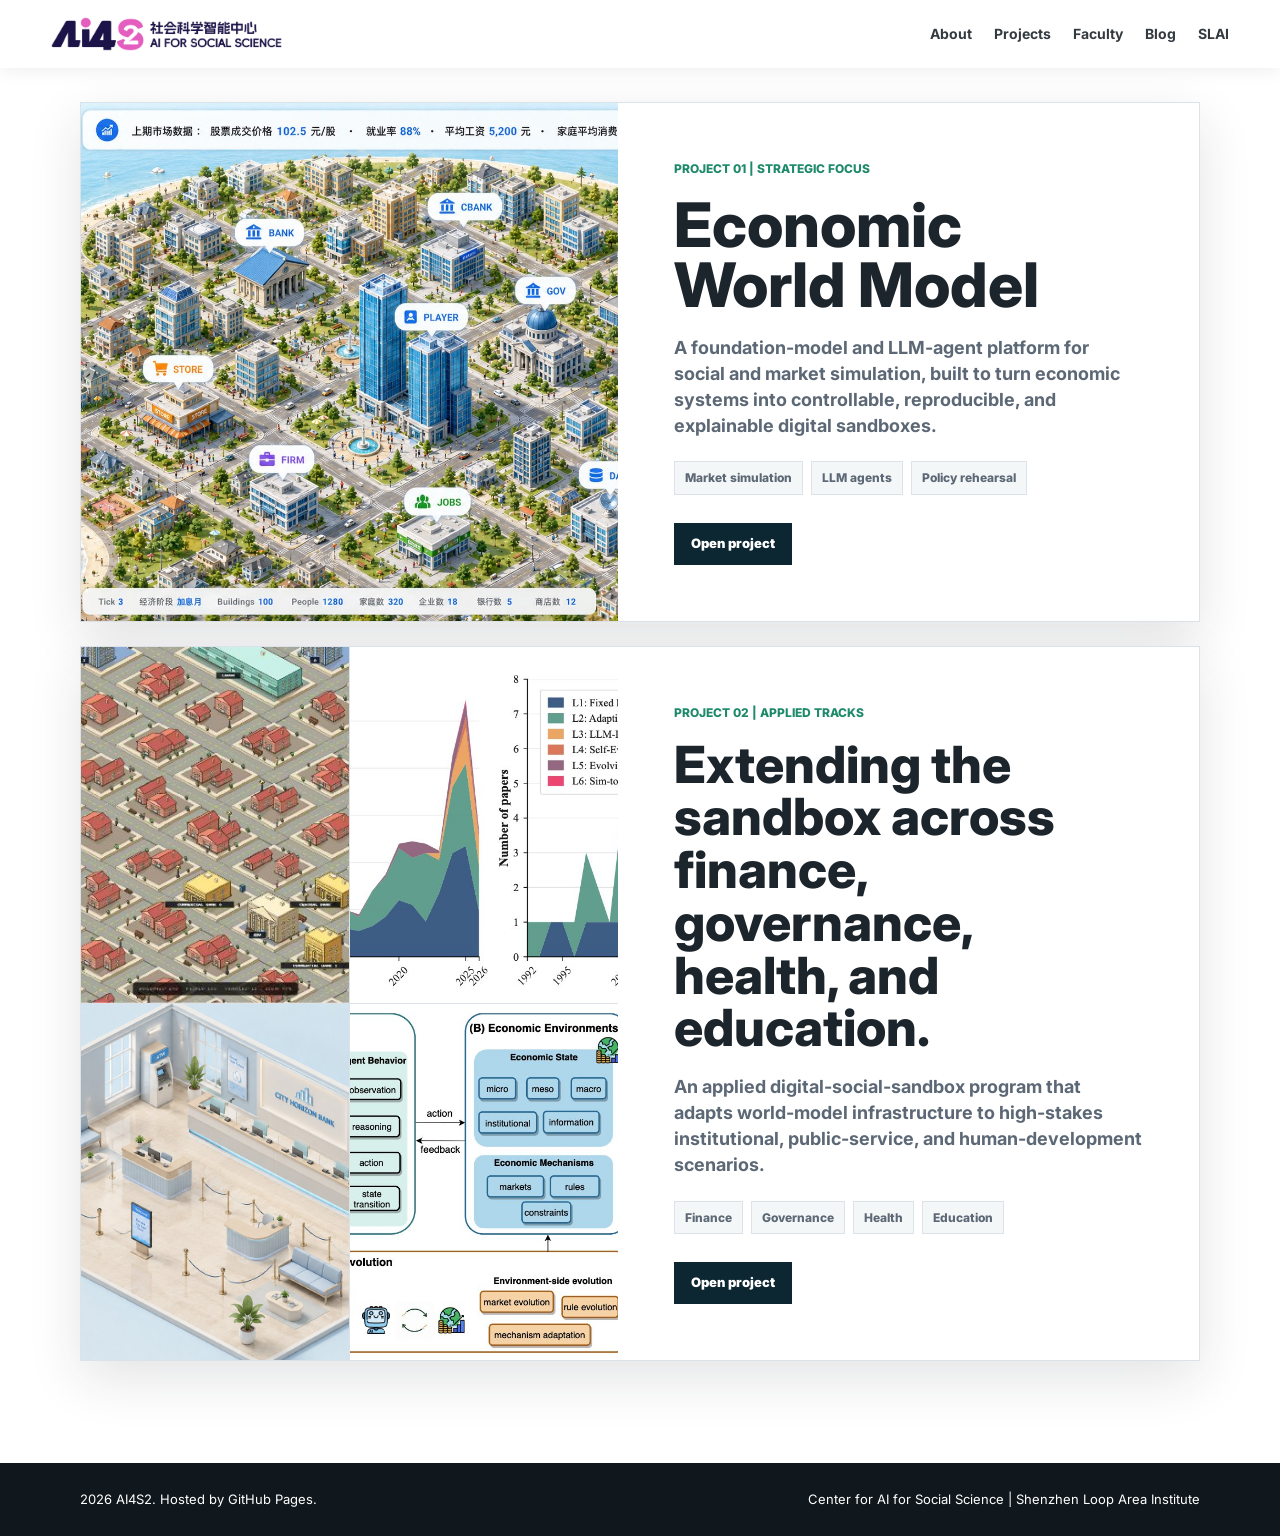
<file: projects.html>
﻿<!doctype html>
<html lang="en">
  <head>
    <meta charset="utf-8" />
    <meta name="viewport" content="width=device-width, initial-scale=1" />
    <meta
      name="description"
      content="AI4S2 projects in Economic World Models and applied digital social sandboxes across finance, governance, health, and education."
    />
    <title>Projects | AI4S2</title>
    <link rel="icon" href="./assets/img/ai4s2-favicon-large.png" type="image/png" />
    <link rel="preconnect" href="https://fonts.googleapis.com" />
    <link rel="preconnect" href="https://fonts.gstatic.com" crossorigin />
    <link
      href="https://fonts.googleapis.com/css2?family=Inter:wght@400;500;600;700;800&family=Noto+Sans+SC:wght@400;500;700;800&display=swap"
      rel="stylesheet"
    />
    <link rel="stylesheet" href="./assets/css/styles.css" />
  </head>
  <body class="subpage">
    <header class="site-header" data-header>
      <a class="brand" href="./" aria-label="AI4S2 home">
        <span class="brand-logo-wrap">
          <img class="brand-logo" src="./assets/img/ai4s2-center-logo.png" alt="" />
        </span>
        <span class="brand-text">
          <span>社会科学智能中心</span>
          <span>AI for Social Science</span>
        </span>
      </a>
      <button class="nav-toggle" type="button" aria-expanded="false" aria-controls="site-nav" data-nav-toggle>
        <span></span>
        <span></span>
        <span></span>
      </button>
      <nav class="site-nav" id="site-nav" data-nav>
        <a href="./#about">About</a>
        <a href="./projects.html">Projects</a>
        <a href="./faculty.html">Faculty</a>
        <a href="./blog/">Blog</a>
        <a href="https://www.slai.edu.cn/" target="_blank" rel="noreferrer">SLAI</a>
      </nav>
    </header>

    <main id="top">
      <section class="section project-index-section" aria-label="AI4S2 project list">
        <div class="section-inner">
          <div class="project-index-grid">
            <a class="project-index-card featured" href="./project-economic-world-model.html">
              <span class="project-index-media">
                <img
                  src="./assets/img/economic-world-model-system.jpg"
                  alt="Economic World Model simulation system prototype interface"
                  loading="eager"
                  decoding="async"
                />
              </span>
              <span class="project-index-copy">
                <span class="project-label">Project 01 | Strategic Focus</span>
                <span class="project-index-title">Economic World Model</span>
                <span class="project-index-text">
                  A foundation-model and LLM-agent platform for social and market simulation, built to turn economic
                  systems into controllable, reproducible, and explainable digital sandboxes.
                </span>
                <span class="project-chip-row" aria-label="Economic World Model scope">
                  <span>Market simulation</span>
                  <span>LLM agents</span>
                  <span>Policy rehearsal</span>
                </span>
                <span class="project-link">Open project</span>
              </span>
            </a>

            <a class="project-index-card" href="./project-sandbox-applications.html">
              <span class="project-index-media montage">
                <img src="./assets/img/deck01_13.jpg" alt="Market and social simulation platform interface" loading="eager" decoding="async" />
                <img src="./assets/img/deck01_23.jpg" alt="Financial market simulation metrics" loading="eager" decoding="async" />
                <img src="./assets/img/deck01_09.jpg" alt="Healthcare digital twin scene" loading="eager" decoding="async" />
                <img src="./assets/img/deck01_24.jpg" alt="Agent-environment co-evolution architecture" loading="eager" decoding="async" />
              </span>
              <span class="project-index-copy">
                <span class="project-label">Project 02 | Applied Tracks</span>
                <span class="project-index-title">Extending the sandbox across finance, governance, health, and education.</span>
                <span class="project-index-text">
                  An applied digital-social-sandbox program that adapts world-model infrastructure to high-stakes
                  institutional, public-service, and human-development scenarios.
                </span>
                <span class="project-chip-row" aria-label="Applied sandbox tracks">
                  <span>Finance</span>
                  <span>Governance</span>
                  <span>Health</span>
                  <span>Education</span>
                </span>
                <span class="project-link">Open project</span>
              </span>
            </a>
          </div>
        </div>
      </section>
    </main>

    <footer class="site-footer">
      <div class="section-inner footer-inner">
        <span>2026 AI4S2. Hosted by GitHub Pages.</span>
        <span>Center for AI for Social Science | Shenzhen Loop Area Institute</span>
      </div>
    </footer>

    <script src="./assets/js/main.js"></script>
  </body>
</html>
</file>
<file: assets/css/styles.css>
:root {
  --ink: #1d252c;
  --muted: #5c6875;
  --line: #dce2e7;
  --paper: #ffffff;
  --soft: #f4f7f8;
  --deep: #0c2731;
  --blue: #2b77c0;
  --green: #1e8a6a;
  --rose: #b64e65;
  --gold: #b88226;
  --violet: #6c5eb5;
  --cyan: #14879b;
  --slai-purple: #5524ee;
  --slai-ink: #1d1348;
  --slai-soft: #f4f0ff;
  --shadow: 0 18px 50px rgba(29, 37, 44, 0.12);
}

* {
  box-sizing: border-box;
}

html {
  scroll-behavior: smooth;
}

body {
  margin: 0;
  color: var(--ink);
  background: var(--paper);
  font-family: Inter, "Noto Sans SC", system-ui, -apple-system, BlinkMacSystemFont, "Segoe UI", sans-serif;
  line-height: 1.6;
}

a {
  color: inherit;
  text-decoration: none;
}

img {
  display: block;
  max-width: 100%;
}

.visually-hidden {
  position: absolute;
  width: 1px;
  height: 1px;
  padding: 0;
  margin: -1px;
  overflow: hidden;
  clip: rect(0, 0, 0, 0);
  white-space: nowrap;
  border: 0;
}

.site-header {
  position: fixed;
  z-index: 30;
  top: 0;
  left: 0;
  right: 0;
  display: flex;
  align-items: center;
  justify-content: space-between;
  height: 68px;
  padding: 0 clamp(18px, 4vw, 56px);
  color: var(--ink);
  transition: background 180ms ease, color 180ms ease, box-shadow 180ms ease;
}

.site-header.is-scrolled {
  color: var(--ink);
  background: rgba(255, 255, 255, 0.94);
  box-shadow: 0 1px 18px rgba(0, 0, 0, 0.08);
  backdrop-filter: blur(14px);
}

.subpage .site-header {
  color: var(--ink);
  background: rgba(255, 255, 255, 0.96);
  box-shadow: 0 1px 18px rgba(0, 0, 0, 0.08);
  backdrop-filter: blur(14px);
}

.brand {
  display: inline-flex;
  align-items: center;
  gap: 0;
  font-weight: 800;
  letter-spacing: 0;
}

.brand-logo-wrap {
  display: grid;
  place-items: center;
  width: clamp(190px, 18vw, 270px);
  height: 48px;
  padding: 0;
  background: transparent;
}

.brand-logo {
  width: 100%;
  height: 100%;
  object-fit: contain;
  filter: drop-shadow(0 8px 18px rgba(29, 37, 44, 0.18));
}

.site-header.is-scrolled .brand-logo,
.subpage .brand-logo {
  filter: none;
}

.brand-mark {
  display: grid;
  place-items: center;
  width: 72px;
  height: 34px;
  border: 1px solid currentColor;
  font-size: 15px;
}

.brand-text {
  display: none;
  gap: 1px;
  color: inherit;
  font-size: 13px;
  font-weight: 700;
  line-height: 1.15;
}

.brand-text span:first-child {
  font-size: 14px;
  font-weight: 800;
}

.site-nav {
  display: flex;
  align-items: center;
  gap: 22px;
  font-size: 14px;
  font-weight: 700;
}

.site-nav a {
  opacity: 0.9;
}

.site-nav a:hover {
  opacity: 1;
}

.nav-toggle {
  display: none;
  width: 42px;
  height: 42px;
  border: 1px solid currentColor;
  background: transparent;
  color: inherit;
  padding: 9px;
}

.nav-toggle span {
  display: block;
  height: 2px;
  margin: 5px 0;
  background: currentColor;
}

.hero {
  position: relative;
  min-height: 0;
  padding: clamp(104px, 11vw, 140px) 0 clamp(50px, 6vw, 76px);
  display: flex;
  align-items: flex-start;
  overflow: hidden;
  color: var(--ink);
  background: var(--paper);
}

.hero-bg,
.hero-overlay {
  position: absolute;
  inset: 0;
  width: 100%;
  height: 100%;
}

.hero-bg {
  object-fit: cover;
}

.hero-overlay {
  background:
    linear-gradient(90deg, rgba(255, 255, 255, 0.96) 0%, rgba(255, 255, 255, 0.86) 42%, rgba(255, 255, 255, 0.34) 100%),
    linear-gradient(180deg, rgba(255, 255, 255, 0.76), rgba(255, 255, 255, 0.18));
}

.hero-content {
  position: relative;
  z-index: 1;
  width: min(1120px, calc(100% - 40px));
  margin: 0 auto;
}

.hero-logo {
  width: min(520px, 78vw);
  margin: 0 0 28px;
  filter: drop-shadow(0 18px 34px rgba(29, 37, 44, 0.18));
}

.eyebrow,
.section-kicker {
  margin: 0 0 16px;
  font-size: 13px;
  font-weight: 800;
  letter-spacing: 0;
  text-transform: uppercase;
}

.hero h1 {
  margin: 0;
  max-width: 900px;
  font-size: clamp(62px, 12vw, 140px);
  line-height: 0.9;
  letter-spacing: 0;
}

.hero-subtitle {
  max-width: 760px;
  margin: 0;
  font-size: clamp(19px, 2.2vw, 31px);
  line-height: 1.25;
  font-weight: 700;
  color: var(--deep);
}

.hero-subtitle.cn {
  margin-top: 12px;
  font-size: clamp(16px, 1.6vw, 22px);
  font-weight: 500;
}

.hero-actions {
  display: flex;
  gap: 14px;
  flex-wrap: wrap;
  margin-top: 26px;
}

.button {
  display: inline-flex;
  align-items: center;
  min-height: 44px;
  padding: 10px 18px;
  border: 1px solid currentColor;
  font-size: 14px;
  font-weight: 800;
}

.button.primary {
  background: var(--deep);
  color: #fff;
  border-color: var(--deep);
}

.button.secondary {
  color: var(--deep);
  background: rgba(255, 255, 255, 0.34);
}

.slai-band {
  border-top: 1px solid rgba(85, 36, 238, 0.18);
  border-bottom: 1px solid rgba(85, 36, 238, 0.18);
  background: var(--slai-soft);
}

.slai-band-inner {
  display: grid;
  grid-template-columns: minmax(0, 1.35fr) minmax(220px, 0.58fr) minmax(190px, 0.42fr);
  gap: 28px;
  align-items: center;
  padding: 26px 0;
}

.slai-tag {
  display: inline-flex;
  margin-bottom: 8px;
  color: var(--slai-purple);
  font-size: 12px;
  font-weight: 900;
  letter-spacing: 0;
  text-transform: uppercase;
}

.slai-identity h2 {
  margin: 0;
  color: var(--slai-ink);
  font-size: clamp(24px, 3vw, 38px);
  line-height: 1.08;
}

.slai-identity p {
  max-width: 690px;
  margin: 10px 0 0;
  color: #514a67;
  font-size: 15px;
}

.slai-motto {
  min-height: 132px;
  padding: 20px;
  border-left: 5px solid var(--slai-purple);
  background: #fff;
}

.slai-motto span {
  display: block;
  color: var(--slai-purple);
  font-size: 12px;
  font-weight: 900;
  letter-spacing: 0;
}

.slai-motto strong {
  display: block;
  margin-top: 14px;
  color: var(--slai-ink);
  font-size: 30px;
  line-height: 1.15;
}

.slai-links {
  display: grid;
  gap: 10px;
}

.slai-links a {
  display: flex;
  align-items: center;
  min-height: 46px;
  padding: 12px 14px;
  border: 1px solid rgba(85, 36, 238, 0.28);
  background: #fff;
  color: var(--slai-ink);
  font-size: 13px;
  font-weight: 900;
}

.slai-links a:hover {
  border-color: var(--slai-purple);
  color: var(--slai-purple);
}

.page-hero {
  padding: 150px 0 76px;
  border-bottom: 1px solid var(--line);
  background: var(--soft);
}

.page-hero-inner {
  max-width: 940px;
}

.page-hero h1 {
  margin: 0;
  font-size: clamp(46px, 7vw, 82px);
  line-height: 0.98;
}

.page-hero p:last-child {
  max-width: 780px;
  margin-top: 22px;
  color: var(--muted);
  font-size: clamp(18px, 2vw, 24px);
  font-weight: 700;
  line-height: 1.35;
}

.section {
  padding: clamp(58px, 8vw, 108px) 0;
}

.section-inner {
  width: min(1120px, calc(100% - 40px));
  margin: 0 auto;
}

.muted {
  background: var(--soft);
}

.intro-band {
  padding-top: clamp(46px, 6vw, 78px);
}

.intro-band h2 {
  max-width: 480px;
  font-size: clamp(28px, 3.4vw, 46px);
  line-height: 1.08;
}

.intro-grid,
.split-grid,
.evidence-grid,
.team-grid,
.contact-grid {
  display: grid;
  grid-template-columns: minmax(0, 0.85fr) minmax(0, 1.15fr);
  gap: clamp(30px, 5vw, 76px);
  align-items: start;
}

h2 {
  margin: 0;
  font-size: clamp(29px, 3.6vw, 46px);
  line-height: 1.05;
  letter-spacing: 0;
}

h3 {
  margin: 0 0 10px;
  font-size: 20px;
  line-height: 1.2;
  letter-spacing: 0;
}

p {
  margin: 0;
}

p + p {
  margin-top: 16px;
}

.cn {
  color: inherit;
}

.intro-copy {
  font-size: clamp(16px, 1.3vw, 17px);
  line-height: 1.65;
  color: var(--muted);
}

.framework {
  display: grid;
  grid-template-columns: repeat(3, minmax(0, 1fr));
  gap: 18px;
}

.insight-grid {
  display: grid;
  grid-template-columns: repeat(3, minmax(0, 1fr));
  gap: 18px;
}

.insight-card {
  min-height: 220px;
  padding: 24px;
  border: 1px solid var(--line);
  background: #fff;
}

.insight-card span {
  display: inline-flex;
  align-items: center;
  justify-content: center;
  width: 42px;
  height: 42px;
  margin-bottom: 42px;
  border: 1px solid var(--green);
  color: var(--green);
  font-weight: 800;
}

.insight-card p {
  color: var(--muted);
}

.framework-panel,
.direction-card,
.stat-box {
  border: 1px solid var(--line);
  background: #fff;
}

.framework-panel {
  min-height: 260px;
  padding: 26px;
}

.panel-number {
  display: block;
  margin-bottom: 54px;
  color: var(--green);
  font-weight: 800;
}

.framework-panel p,
.direction-card p,
.project-card p,
.visual-copy p,
.team-grid p,
.contact-grid p {
  color: var(--muted);
}

.section-heading {
  max-width: 760px;
  margin-bottom: 34px;
}

.section-heading.wide {
  max-width: 880px;
}

.direction-grid {
  display: grid;
  grid-template-columns: repeat(3, minmax(0, 1fr));
  gap: 18px;
}

.direction-card {
  min-height: 260px;
  padding: 24px;
  border-top-width: 5px;
}

.accent-blue {
  border-top-color: var(--blue);
}

.accent-green {
  border-top-color: var(--green);
}

.accent-rose {
  border-top-color: var(--rose);
}

.accent-gold {
  border-top-color: var(--gold);
}

.accent-violet {
  border-top-color: var(--violet);
}

.accent-cyan {
  border-top-color: var(--cyan);
}

.visual-split {
  background: #fff;
}

.visual-copy {
  padding-top: 18px;
}

.media-frame {
  margin: 0;
  width: min(100%, 500px);
  justify-self: end;
  border: 1px solid var(--line);
  background: #fff;
  box-shadow: var(--shadow);
}

.media-frame img {
  width: 100%;
  aspect-ratio: 1.55;
  object-fit: cover;
}

figcaption {
  padding: 12px 14px 14px;
  color: var(--muted);
  font-size: 13px;
}

.project-grid {
  display: grid;
  grid-template-columns: repeat(2, minmax(0, 1fr));
  gap: 18px;
}

.project-section .section-heading {
  margin-bottom: 30px;
}

.subpage .project-section > .section-inner > .section-heading:first-child,
.subpage .faculty-section > .section-inner > .section-heading:first-child {
  display: none;
}

.project-feature {
  display: grid;
  grid-template-columns: minmax(0, 0.92fr) minmax(0, 1.08fr);
  margin-bottom: 18px;
  border: 1px solid var(--line);
  background: #fff;
  box-shadow: var(--shadow);
}

.project-feature-copy {
  display: flex;
  flex-direction: column;
  justify-content: center;
  min-width: 0;
  padding: clamp(28px, 4vw, 44px);
}

.project-label {
  display: block;
  margin-bottom: 16px;
  color: var(--green);
  font-size: 12px;
  font-weight: 800;
  text-transform: uppercase;
}

.project-feature h3 {
  margin: 0;
  font-size: clamp(40px, 5vw, 66px);
  line-height: 0.98;
}

.project-lede {
  margin-top: 18px;
  color: var(--ink);
  font-size: clamp(19px, 2vw, 24px);
  font-weight: 800;
  line-height: 1.28;
}

.project-feature-copy p:not(.project-lede) {
  margin-top: 17px;
  color: var(--muted);
}

.project-meta-grid {
  display: grid;
  grid-template-columns: repeat(3, minmax(0, 1fr));
  gap: 10px;
  margin-top: 24px;
}

.project-meta-grid div {
  min-width: 0;
  min-height: 112px;
  padding: 14px;
  border: 1px solid var(--line);
  background: var(--soft);
}

.project-meta-grid span,
.project-meta-grid small {
  display: block;
  color: var(--muted);
  font-size: 12px;
  font-weight: 800;
  line-height: 1.35;
}

.project-meta-grid strong {
  display: block;
  margin: 12px 0 6px;
  color: var(--deep);
  font-size: clamp(22px, 2.1vw, 30px);
  line-height: 1;
}

.project-feature-visual {
  display: flex;
  flex-direction: column;
  min-width: 0;
  margin: 0;
  border-left: 1px solid var(--line);
  background: var(--soft);
}

.project-feature-visual img {
  flex: 0 0 auto;
  width: 100%;
  min-height: 0;
  aspect-ratio: 1.78;
  object-fit: cover;
  object-position: center;
}

.project-detail-grid {
  display: grid;
  grid-template-columns: repeat(3, minmax(0, 1fr));
  gap: 14px;
  margin: 18px 0;
}

.project-detail-card {
  min-height: 315px;
  padding: 22px;
  border: 1px solid var(--line);
  border-top-width: 5px;
  background: #fff;
}

.project-number {
  display: block;
  margin-bottom: 34px;
  color: var(--green);
  font-weight: 800;
}

.project-detail-card h4,
.project-note h4 {
  margin: 0 0 14px;
  font-size: 21px;
  line-height: 1.18;
}

.project-detail-card ul {
  margin: 0;
  padding-left: 18px;
  color: var(--muted);
  font-size: 14px;
  line-height: 1.5;
}

.project-detail-card li + li {
  margin-top: 8px;
}

.project-visual-grid {
  display: grid;
  grid-template-columns: minmax(0, 1.22fr) minmax(0, 0.78fr);
  gap: 18px;
  align-items: stretch;
}

.project-visual-panel {
  min-width: 0;
  margin: 0;
  border: 1px solid var(--line);
  background: #fff;
}

.project-visual-panel img {
  width: 100%;
  aspect-ratio: 1.79;
  object-fit: cover;
}

.project-visual-panel.compact img {
  aspect-ratio: 1.97;
}

.project-side-stack {
  display: grid;
  gap: 18px;
}

.project-note {
  min-height: 188px;
  padding: 24px;
  color: #fff;
  background: var(--deep);
}

.project-note p {
  color: rgba(255, 255, 255, 0.78);
}

.project-subheading {
  max-width: 760px;
  margin: 36px 0 18px;
}

.project-subheading h3 {
  margin: 0;
  font-size: clamp(26px, 3vw, 36px);
  line-height: 1.12;
}

.project-card {
  display: grid;
  grid-template-columns: 190px minmax(0, 1fr);
  min-height: 210px;
  border: 1px solid var(--line);
  background: #fff;
}

.project-card img {
  width: 100%;
  height: 100%;
  min-height: 210px;
  object-fit: cover;
}

.project-card div {
  padding: 22px;
}

.project-index-section {
  background: #fff;
}

.project-index-grid {
  display: grid;
  gap: 24px;
}

.project-index-card {
  display: grid;
  grid-template-columns: minmax(0, 0.96fr) minmax(0, 1.04fr);
  min-height: 430px;
  border: 1px solid var(--line);
  background: #fff;
  box-shadow: var(--shadow);
  transition: transform 180ms ease, border-color 180ms ease;
}

.project-index-card:hover {
  border-color: rgba(30, 138, 106, 0.46);
  transform: translateY(-2px);
}

.project-index-media {
  display: block;
  min-width: 0;
  min-height: 430px;
  overflow: hidden;
  background: var(--soft);
}

.project-index-media img {
  width: 100%;
  height: 100%;
  object-fit: cover;
}

.project-index-media.montage {
  display: grid;
  grid-template-columns: repeat(2, minmax(0, 1fr));
  grid-template-rows: repeat(2, minmax(0, 1fr));
  gap: 1px;
  background: var(--line);
}

.project-index-media.montage img {
  min-width: 0;
  min-height: 0;
}

.project-index-copy {
  display: flex;
  flex-direction: column;
  justify-content: center;
  min-width: 0;
  padding: clamp(28px, 5vw, 56px);
}

.project-index-title {
  display: block;
  color: var(--ink);
  font-size: clamp(38px, 4.8vw, 70px);
  font-weight: 800;
  line-height: 0.98;
  letter-spacing: 0;
}

.project-index-card:not(.featured) .project-index-title {
  font-size: clamp(31px, 4vw, 54px);
  line-height: 1.03;
}

.project-index-text {
  display: block;
  margin-top: 20px;
  color: var(--muted);
  font-size: 18px;
  font-weight: 700;
  line-height: 1.45;
}

.project-chip-row {
  display: flex;
  flex-wrap: wrap;
  gap: 8px;
  margin-top: 22px;
}

.project-chip-row span {
  display: inline-flex;
  align-items: center;
  min-height: 32px;
  padding: 6px 10px;
  border: 1px solid var(--line);
  background: var(--soft);
  color: var(--muted);
  font-size: 12px;
  font-weight: 800;
}

.project-link {
  display: inline-flex;
  align-items: center;
  width: fit-content;
  min-height: 42px;
  margin-top: 28px;
  padding: 9px 16px;
  border: 1px solid var(--deep);
  background: var(--deep);
  color: #fff;
  font-size: 13px;
  font-weight: 900;
}

.project-page-hero {
  padding-bottom: 72px;
}

.project-hero-grid,
.project-narrative-grid {
  display: grid;
  grid-template-columns: minmax(0, 0.92fr) minmax(0, 1.08fr);
  gap: clamp(30px, 5vw, 62px);
  align-items: center;
}

.project-hero-copy {
  min-width: 0;
}

.project-back-link {
  display: inline-flex;
  margin-bottom: 26px;
  color: var(--green);
  font-size: 13px;
  font-weight: 900;
}

.project-hero-copy h1 {
  margin: 0;
  font-size: clamp(44px, 6.5vw, 82px);
  line-height: 0.98;
}

.project-sandbox-page .project-hero-grid {
  grid-template-columns: minmax(0, 1.08fr) minmax(0, 0.92fr);
}

.project-sandbox-page .project-hero-copy h1 {
  font-size: clamp(42px, 5.5vw, 72px);
  line-height: 1.01;
}

.project-hero-copy > p:not(.section-kicker) {
  max-width: 760px;
  margin-top: 22px;
  color: var(--muted);
  font-size: clamp(18px, 2vw, 23px);
  font-weight: 700;
  line-height: 1.35;
}

.project-hero-copy .project-meta-grid {
  margin-top: 28px;
}

.hero-chips {
  margin-top: 28px;
}

.project-hero-media {
  min-width: 0;
  margin: 0;
  border: 1px solid var(--line);
  background: #fff;
  box-shadow: var(--shadow);
}

.project-hero-media > img {
  width: 100%;
  aspect-ratio: 1.56;
  object-fit: cover;
}

.project-hero-media.montage-large {
  display: grid;
  grid-template-columns: repeat(2, minmax(0, 1fr));
  gap: 1px;
  background: var(--line);
}

.project-hero-media.montage-large img {
  width: 100%;
  height: 100%;
  aspect-ratio: 1.18;
  object-fit: cover;
}

.project-hero-media.montage-large figcaption {
  grid-column: span 2;
  background: #fff;
}

.project-narrative-grid {
  align-items: start;
}

.track-grid {
  display: grid;
  grid-template-columns: repeat(2, minmax(0, 1fr));
  gap: 18px;
}

.track-card {
  display: grid;
  grid-template-columns: 230px minmax(0, 1fr);
  min-height: 275px;
  border: 1px solid var(--line);
  border-top-width: 5px;
  background: #fff;
}

.track-card img {
  width: 100%;
  height: 100%;
  object-fit: cover;
}

.track-card div {
  min-width: 0;
  padding: 22px;
}

.track-card .project-number {
  margin-bottom: 26px;
}

.track-card h3 {
  font-size: 22px;
}

.track-card p {
  color: var(--muted);
}

.faculty-section .section-heading p {
  max-width: 820px;
  color: var(--muted);
}

.faculty-page .faculty-section {
  padding-top: 126px;
}

.faculty-group + .faculty-group {
  margin-top: 34px;
}

.faculty-group-head {
  display: flex;
  align-items: end;
  justify-content: space-between;
  gap: 24px;
  margin-bottom: 16px;
  border-bottom: 1px solid var(--line);
  padding-bottom: 14px;
}

.faculty-group-head h3 {
  margin: 0;
  font-size: 24px;
}

.faculty-group-head p {
  max-width: 560px;
  color: var(--muted);
  font-size: 14px;
}

.faculty-grid {
  display: grid;
  grid-template-columns: repeat(2, minmax(0, 1fr));
  gap: 14px;
}

.faculty-grid.compact {
  grid-template-columns: repeat(3, minmax(0, 1fr));
}

.faculty-card {
  display: grid;
  grid-template-columns: 58px minmax(0, 1fr);
  gap: 16px;
  min-height: 180px;
  padding: 20px;
  border: 1px solid var(--line);
  background: #fff;
}

.faculty-card.lead {
  border-top: 5px solid var(--green);
}

.faculty-card.has-photo {
  grid-template-columns: 94px minmax(0, 1fr);
  min-height: 196px;
}

.faculty-photo {
  width: 94px;
  height: 118px;
  margin: 0;
  overflow: hidden;
  align-self: start;
  border: 1px solid var(--line);
  background: var(--soft);
}

.faculty-photo img {
  display: block;
  width: 100%;
  height: 100%;
  object-fit: cover;
}

.faculty-avatar {
  display: grid;
  place-items: center;
  width: 58px;
  height: 58px;
  border: 1px solid var(--deep);
  color: var(--deep);
  font-size: 15px;
  font-weight: 800;
}

.faculty-label {
  display: block;
  margin-bottom: 8px;
  color: var(--green);
  font-size: 12px;
  font-weight: 800;
  text-transform: uppercase;
}

.faculty-card h4 {
  margin: 0 0 6px;
  font-size: 20px;
  line-height: 1.2;
}

.faculty-card p {
  color: var(--ink);
  font-size: 14px;
  font-weight: 700;
}

.faculty-meta {
  display: block;
  margin-top: 12px;
  color: var(--muted);
  font-size: 13px;
  line-height: 1.45;
}

.blog-section {
  background: #fff;
}

.blog-section .section-heading p {
  max-width: 760px;
  color: var(--muted);
}

.blog-feature {
  display: grid;
  grid-template-columns: minmax(0, 1.08fr) minmax(0, 0.92fr);
  border: 1px solid var(--line);
  background: #fff;
  box-shadow: var(--shadow);
}

.blog-stack {
  display: grid;
  gap: 24px;
}

.blog-media {
  display: grid;
  grid-template-rows: minmax(0, 1fr) auto;
  min-width: 0;
  background: var(--soft);
}

.blog-image {
  display: block;
  min-height: 430px;
  background: var(--soft);
  overflow: hidden;
}

.blog-media .blog-image {
  min-height: 285px;
}

.blog-image img {
  width: 100%;
  height: 100%;
  object-fit: cover;
  object-position: center;
}

.blog-inline-photo {
  margin: 0;
  border-top: 1px solid var(--line);
  background: #fff;
}

.blog-inline-photo img {
  width: 100%;
  aspect-ratio: 1.72;
  object-fit: cover;
  object-position: center;
}

.blog-content {
  display: flex;
  flex-direction: column;
  justify-content: center;
  min-width: 0;
  padding: clamp(28px, 4vw, 48px);
}

.blog-label {
  display: block;
  margin-bottom: 14px;
  color: var(--green);
  font-size: 12px;
  font-weight: 800;
  text-transform: uppercase;
}

.blog-content h3 {
  margin: 0;
  font-size: clamp(30px, 3.6vw, 48px);
  line-height: 1.04;
}

.blog-content p {
  margin-top: 20px;
  color: var(--muted);
  font-size: 16px;
}

.blog-points {
  display: grid;
  gap: 10px;
  margin: 24px 0 26px;
}

.blog-points span {
  position: relative;
  display: block;
  padding: 12px 14px 12px 34px;
  border: 1px solid var(--line);
  background: var(--soft);
  color: var(--ink);
  font-size: 14px;
  font-weight: 700;
  line-height: 1.45;
}

.blog-points span::before {
  content: "";
  position: absolute;
  top: 19px;
  left: 14px;
  width: 8px;
  height: 8px;
  background: var(--green);
}

.button.blog-link {
  align-self: flex-start;
  background: var(--deep);
  color: #fff;
  border-color: var(--deep);
}

.blog-index-link {
  margin-top: 14px;
  color: var(--green);
  font-size: 13px;
  font-weight: 800;
}

.blog-list-grid {
  display: grid;
  gap: 18px;
}

.blog-list-card {
  display: grid;
  grid-template-columns: minmax(0, 0.94fr) minmax(0, 1.06fr);
  border: 1px solid var(--line);
  background: #fff;
  box-shadow: var(--shadow);
}

.blog-list-image {
  display: block;
  min-height: 390px;
  background: var(--soft);
  overflow: hidden;
}

.blog-list-image img {
  width: 100%;
  height: 100%;
  object-fit: cover;
}

.blog-list-copy {
  display: flex;
  flex-direction: column;
  justify-content: center;
  min-width: 0;
  padding: clamp(28px, 4vw, 48px);
}

.blog-list-copy h2 {
  font-size: clamp(24px, 2.6vw, 36px);
  line-height: 1.12;
}

.blog-list-copy p {
  margin: 18px 0 26px;
  color: var(--muted);
  font-size: 16px;
}

.article-hero {
  padding: 142px 0 58px;
  background: var(--soft);
  border-bottom: 1px solid var(--line);
}

.article-hero-inner {
  max-width: 960px;
}

.article-back {
  display: inline-block;
  margin-bottom: 28px;
  color: var(--green);
  font-size: 13px;
  font-weight: 800;
}

.article-hero h1 {
  margin: 0;
  font-size: clamp(42px, 6.2vw, 78px);
  line-height: 0.98;
}

.article-deck {
  max-width: 840px;
  margin-top: 24px;
  color: var(--muted);
  font-size: clamp(18px, 2vw, 24px);
  font-weight: 700;
  line-height: 1.35;
}

.article-meta {
  display: flex;
  flex-wrap: wrap;
  gap: 9px;
  margin-top: 28px;
}

.article-meta span {
  padding: 7px 10px;
  border: 1px solid var(--line);
  background: #fff;
  color: var(--muted);
  font-size: 12px;
  font-weight: 800;
}

.article-cover {
  width: min(1120px, calc(100% - 40px));
  margin: 34px auto 0;
  border: 1px solid var(--line);
  background: #fff;
  box-shadow: var(--shadow);
}

.article-cover img {
  width: 100%;
  max-height: 620px;
  object-fit: cover;
}

.article-section {
  padding-top: clamp(42px, 6vw, 78px);
}

.article-layout {
  display: grid;
  grid-template-columns: minmax(190px, 0.28fr) minmax(0, 0.72fr);
  gap: clamp(30px, 5vw, 72px);
  align-items: start;
}

.article-toc {
  position: sticky;
  top: 96px;
  display: grid;
  gap: 10px;
  padding: 18px;
  border: 1px solid var(--line);
  background: #fff;
}

.article-toc a {
  color: var(--muted);
  font-size: 13px;
  font-weight: 800;
  line-height: 1.35;
}

.article-toc a:hover {
  color: var(--green);
}

.article-body {
  min-width: 0;
  font-size: 18px;
  line-height: 1.72;
}

.article-body p {
  color: #34404a;
}

.article-lede {
  color: var(--ink);
  font-size: clamp(20px, 2.2vw, 27px);
  font-weight: 800;
  line-height: 1.36;
}

.article-body h2 {
  margin: 54px 0 18px;
  padding-top: 16px;
  border-top: 1px solid var(--line);
  font-size: clamp(28px, 3vw, 40px);
  line-height: 1.12;
}

.article-body ul {
  margin: 18px 0 0;
  padding-left: 22px;
  color: #34404a;
}

.article-body li + li {
  margin-top: 8px;
}

.article-source {
  margin-top: 54px;
  padding: 20px;
  border: 1px solid var(--line);
  background: var(--soft);
}

.article-source p {
  color: var(--muted);
  font-size: 14px;
  font-weight: 700;
}

.article-source a {
  color: var(--green);
}

.evidence {
  background: var(--deep);
  color: #fff;
}

.evidence p {
  color: rgba(255, 255, 255, 0.78);
}

.timeline {
  display: grid;
  gap: 12px;
}

.timeline div {
  padding: 18px;
  border: 1px solid rgba(255, 255, 255, 0.2);
  background: rgba(255, 255, 255, 0.08);
}

.timeline time {
  display: block;
  margin-bottom: 8px;
  color: #9fe0ca;
  font-weight: 800;
}

.gallery {
  display: grid;
  grid-template-columns: 1fr 1fr;
  gap: 14px;
}

.gallery img {
  width: 100%;
  aspect-ratio: 1.35;
  object-fit: cover;
  border: 1px solid rgba(255, 255, 255, 0.18);
}

.gallery img:first-child {
  grid-column: span 2;
  aspect-ratio: 2.45;
}

.stat-grid {
  display: grid;
  grid-template-columns: repeat(2, minmax(0, 1fr));
  gap: 14px;
}

.stat-box {
  min-height: 150px;
  padding: 22px;
}

.stat-box strong {
  display: block;
  margin-bottom: 18px;
  font-size: 42px;
  line-height: 1;
  color: var(--green);
}

.stat-box span {
  color: var(--muted);
  font-weight: 700;
}

.contact-section {
  background: #f7f1e8;
}

.contact-links {
  display: grid;
  gap: 12px;
}

.contact-links a {
  display: flex;
  align-items: center;
  min-height: 54px;
  padding: 14px 18px;
  border: 1px solid rgba(29, 37, 44, 0.16);
  background: #fff;
  font-weight: 800;
}

.contact-links a:hover {
  border-color: var(--green);
}

.site-footer {
  padding: 26px 0;
  color: #fff;
  background: #11181d;
  font-size: 13px;
}

.footer-inner {
  display: flex;
  justify-content: space-between;
  gap: 18px;
  flex-wrap: wrap;
}

@media (max-width: 900px) {
  .site-nav {
    position: absolute;
    top: 68px;
    left: 16px;
    right: 16px;
    display: none;
    flex-direction: column;
    align-items: stretch;
    gap: 0;
    padding: 8px;
    color: var(--ink);
    background: #fff;
    box-shadow: var(--shadow);
  }

  .site-nav.is-open {
    display: flex;
  }

  .site-nav a {
    padding: 12px 14px;
  }

  .nav-toggle {
    display: block;
  }

  .brand-text {
    display: none;
  }

  .intro-grid,
  .split-grid,
  .evidence-grid,
  .team-grid,
  .contact-grid,
  .insight-grid,
  .framework,
  .direction-grid,
  .faculty-grid,
  .faculty-grid.compact,
  .slai-band-inner,
  .blog-feature,
  .blog-list-card,
  .article-layout,
  .project-feature,
  .project-detail-grid,
  .project-visual-grid,
  .project-grid,
  .project-index-card,
  .project-hero-grid,
  .project-narrative-grid,
  .track-grid,
  .track-card {
    grid-template-columns: 1fr;
  }

  .blog-image {
    min-height: 0;
    aspect-ratio: 1.62;
  }

  .blog-media .blog-image {
    min-height: 0;
  }

  .blog-list-image {
    min-height: 0;
    aspect-ratio: 1.62;
  }

  .article-toc {
    position: static;
  }

  .project-feature-visual {
    border-top: 1px solid var(--line);
    border-left: 0;
  }

  .project-feature-visual img {
    min-height: 0;
    aspect-ratio: 1.62;
  }

  .media-frame {
    justify-self: center;
  }

  .project-detail-card {
    min-height: auto;
  }

  .faculty-group-head {
    align-items: start;
    flex-direction: column;
  }

  .project-card {
    grid-template-columns: 1fr;
  }

  .project-card img {
    min-height: 0;
    aspect-ratio: 1.65;
  }

  .project-index-media {
    min-height: 0;
    aspect-ratio: 1.62;
  }

  .project-index-media.montage {
    height: 252px;
    aspect-ratio: auto;
  }

  .project-index-copy {
    padding: 30px;
  }

  .project-hero-media > img {
    aspect-ratio: 1.62;
  }

  .track-card img {
    height: auto;
    aspect-ratio: 1.65;
  }

  .framework-panel,
  .insight-card,
  .direction-card {
    min-height: auto;
  }

  .panel-number {
    margin-bottom: 34px;
  }
}

@media (max-width: 560px) {
  .site-header {
    height: 62px;
    padding: 0 14px;
  }

  .site-nav {
    top: 62px;
  }

  .brand-logo-wrap {
    width: 160px;
    height: 38px;
  }

  .hero {
    min-height: 0;
    padding: 104px 0 48px;
  }

  .page-hero {
    padding: 118px 0 54px;
  }

  .hero-content,
  .section-inner {
    width: min(100% - 28px, 1120px);
  }

  .hero h1 {
    font-size: 64px;
  }

  .hero-logo {
    width: min(340px, 86vw);
    margin-bottom: 24px;
  }

  .hero-actions {
    align-items: stretch;
    flex-direction: column;
  }

  .button {
    justify-content: center;
  }

  .button.blog-link {
    align-self: stretch;
  }

  .article-hero {
    padding: 112px 0 48px;
  }

  .article-cover {
    width: min(100% - 28px, 1120px);
    margin-top: 22px;
  }

  .article-body {
    font-size: 16px;
  }

  .project-meta-grid {
    grid-template-columns: 1fr;
  }

  .project-meta-grid div {
    min-height: auto;
  }

  .project-index-card {
    min-height: 0;
  }

  .project-index-title,
  .project-index-card:not(.featured) .project-index-title {
    font-size: 34px;
    line-height: 1.04;
  }

  .project-index-text {
    font-size: 16px;
  }

  .project-hero-copy h1 {
    font-size: 38px;
    line-height: 1.03;
  }

  .project-hero-media.montage-large {
    grid-template-columns: 1fr;
  }

  .project-hero-media.montage-large figcaption {
    grid-column: span 1;
  }

  .slai-motto {
    min-height: auto;
  }

  .stat-grid,
  .gallery {
    grid-template-columns: 1fr;
  }

  .gallery img:first-child {
    grid-column: span 1;
    aspect-ratio: 1.35;
  }
}
</file>
